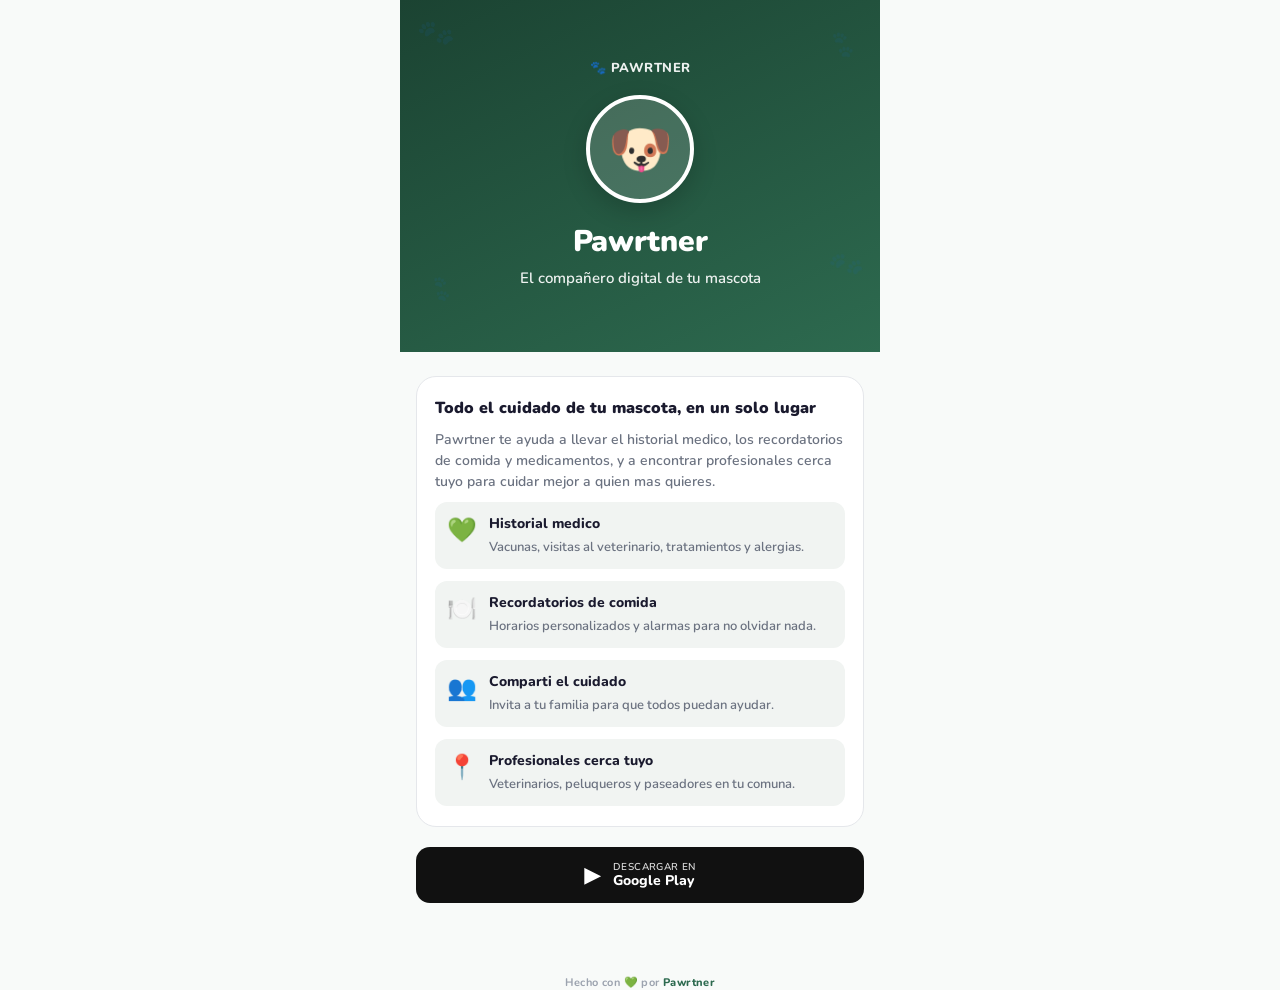
<file: index.html>
<!DOCTYPE html>
<html lang="es">
<head>
  <meta charset="UTF-8" />
  <meta name="viewport" content="width=device-width, initial-scale=1.0" />
  <title>Pawrtner — Una app para cuidar a tus mascotas</title>
  <meta name="description" content="Pawrtner es la app para llevar el cuidado completo de tu mascota: historial medico, recordatorios de comida, vacunas, citas con tu veterinario y mucho mas." />
  <meta property="og:title" content="Pawrtner" />
  <meta property="og:description" content="Una app para cuidar a tus mascotas — historial, recordatorios, profesionales cerca tuyo." />
  <meta property="og:type" content="website" />
  <meta property="og:url" content="https://pawrtner.app/" />
  <link href="https://fonts.googleapis.com/css2?family=Nunito:wght@400;600;700;800;900&display=swap" rel="stylesheet" />
  <style>
    :root {
      --primary: #2D6A4F;
      --primary-light: #52B788;
      --primary-dark: #1B4332;
      --bg: #F8FAF9;
      --surface: #FFFFFF;
      --surface-muted: #F1F4F2;
      --border: #E5E7EB;
      --text-primary: #1A1A2E;
      --text-secondary: #6B7280;
      --text-tertiary: #9CA3AF;
      --radius-md: 12px;
      --radius-lg: 14px;
      --radius-xl: 16px;
      --radius-xxl: 20px;
    }
    @media (prefers-color-scheme: dark) {
      :root {
        --bg: #0E1411;
        --surface: #1A2320;
        --surface-muted: #222D29;
        --border: #2A3531;
        --text-primary: #E8EBE9;
        --text-secondary: #9AA5A0;
        --text-tertiary: #6B7670;
      }
    }
    * { box-sizing: border-box; margin: 0; padding: 0; }
    html, body { background: var(--bg); }
    body {
      font-family: 'Nunito', system-ui, -apple-system, sans-serif;
      color: var(--text-primary);
      min-height: 100vh;
      -webkit-font-smoothing: antialiased;
    }
    .page { width: 100%; max-width: 480px; margin: 0 auto; padding-bottom: 40px; }
    .hero {
      position: relative;
      background: linear-gradient(155deg, var(--primary-dark) 0%, var(--primary) 100%);
      color: white;
      padding: 56px 20px 64px;
      text-align: center;
      overflow: hidden;
    }
    .hero-paws { position: absolute; inset: 0; pointer-events: none; opacity: 0.10; }
    .hero-paws span { position: absolute; font-size: 28px; color: white; }
    .hero-paws span:nth-child(1) { top: 14px; left: 18px; transform: rotate(-18deg); }
    .hero-paws span:nth-child(2) { top: 30px; right: 24px; transform: rotate(22deg); font-size: 22px; }
    .hero-paws span:nth-child(3) { bottom: 50px; left: 28px; font-size: 20px; transform: rotate(34deg); }
    .hero-paws span:nth-child(4) { bottom: 70px; right: 18px; font-size: 26px; transform: rotate(-22deg); }
    .brand {
      display: inline-flex; align-items: center; gap: 6px;
      font-size: 13px; font-weight: 800;
      color: rgba(255,255,255,0.92);
      letter-spacing: 0.5px;
      margin-bottom: 18px;
      position: relative; z-index: 1;
    }
    .hero-icon {
      width: 108px; height: 108px;
      border-radius: 50%;
      background: rgba(255,255,255,0.16);
      border: 4px solid white;
      margin: 0 auto 18px;
      display: flex; align-items: center; justify-content: center;
      font-size: 52px;
      box-shadow: 0 8px 24px rgba(0,0,0,0.18);
      position: relative; z-index: 1;
    }
    .hero-title {
      font-size: 30px; font-weight: 900;
      color: white;
      letter-spacing: -0.3px;
      position: relative; z-index: 1;
      margin-bottom: 6px;
    }
    .hero-sub {
      font-size: 15px; font-weight: 600;
      color: rgba(255,255,255,0.92);
      position: relative; z-index: 1;
    }
    .content {
      padding: 24px 16px 0;
      display: flex; flex-direction: column;
      gap: 14px;
    }
    .sl-card {
      background: var(--surface);
      border: 1px solid var(--border);
      border-radius: var(--radius-xxl);
      padding: 20px 18px;
    }
    .sl-card h3 {
      font-size: 16px; font-weight: 900;
      color: var(--text-primary);
      margin-bottom: 10px;
    }
    .sl-card p { font-size: 14px; font-weight: 600; color: var(--text-secondary); line-height: 1.5; }
    .feature-list { display: flex; flex-direction: column; gap: 12px; margin-top: 10px; }
    .feature {
      display: flex; gap: 12px; align-items: flex-start;
      padding: 12px;
      background: var(--surface-muted);
      border-radius: var(--radius-md);
    }
    .feature-icon { font-size: 24px; flex-shrink: 0; }
    .feature-text strong { font-size: 14px; font-weight: 800; color: var(--text-primary); display: block; margin-bottom: 2px; }
    .feature-text span { font-size: 13px; font-weight: 600; color: var(--text-secondary); }
    .actions { display: flex; flex-direction: column; gap: 10px; margin-top: 20px; padding: 0 16px; }
    .sl-btn-store {
      display: inline-flex; align-items: center; justify-content: center;
      gap: 12px;
      height: 56px; padding: 0 20px;
      background: #111; color: white;
      border: none; border-radius: var(--radius-lg);
      font-family: inherit; font-weight: 700; font-size: 13px;
      cursor: pointer;
      text-decoration: none;
    }
    .sl-btn-store .store-text { display: flex; flex-direction: column; align-items: flex-start; line-height: 1.1; }
    .sl-btn-store .store-text small { font-size: 10px; font-weight: 600; opacity: 0.85; letter-spacing: 0.4px; }
    .sl-btn-store .store-text strong { font-size: 14px; font-weight: 800; }
    .page-footer {
      text-align: center;
      padding: 32px 16px 0;
      font-size: 11px; font-weight: 700;
      color: var(--text-tertiary);
      letter-spacing: 0.4px;
    }
    .page-footer span { color: var(--primary); font-weight: 800; }
    .page-footer a { color: var(--text-tertiary); text-decoration: none; }
    .page-footer a:hover { color: var(--primary); }
  </style>
</head>
<body>
  <main class="page">
    <section class="hero">
      <div class="hero-paws">
        <span>🐾</span><span>🐾</span><span>🐾</span><span>🐾</span>
      </div>
      <div class="brand">🐾 PAWRTNER</div>
      <div class="hero-icon">🐶</div>
      <h1 class="hero-title">Pawrtner</h1>
      <p class="hero-sub">El compañero digital de tu mascota</p>
    </section>

    <section class="content">
      <div class="sl-card">
        <h3>Todo el cuidado de tu mascota, en un solo lugar</h3>
        <p>Pawrtner te ayuda a llevar el historial medico, los recordatorios de comida y medicamentos, y a encontrar profesionales cerca tuyo para cuidar mejor a quien mas quieres.</p>
        <div class="feature-list">
          <div class="feature">
            <div class="feature-icon">💚</div>
            <div class="feature-text">
              <strong>Historial medico</strong>
              <span>Vacunas, visitas al veterinario, tratamientos y alergias.</span>
            </div>
          </div>
          <div class="feature">
            <div class="feature-icon">🍽️</div>
            <div class="feature-text">
              <strong>Recordatorios de comida</strong>
              <span>Horarios personalizados y alarmas para no olvidar nada.</span>
            </div>
          </div>
          <div class="feature">
            <div class="feature-icon">👥</div>
            <div class="feature-text">
              <strong>Comparti el cuidado</strong>
              <span>Invita a tu familia para que todos puedan ayudar.</span>
            </div>
          </div>
          <div class="feature">
            <div class="feature-icon">📍</div>
            <div class="feature-text">
              <strong>Profesionales cerca tuyo</strong>
              <span>Veterinarios, peluqueros y paseadores en tu comuna.</span>
            </div>
          </div>
        </div>
      </div>
    </section>

    <div class="actions">
      <a class="sl-btn-store" href="https://play.google.com/store/apps/details?id=app.pawrtner.mobile">
        <span style="font-size: 22px;">▶</span>
        <div class="store-text">
          <small>DESCARGAR EN</small>
          <strong>Google Play</strong>
        </div>
      </a>
    </div>
  </main>

  <footer class="page-footer">
    Hecho con 💚 por <span>Pawrtner</span>
  </footer>
</body>
</html>
</file>
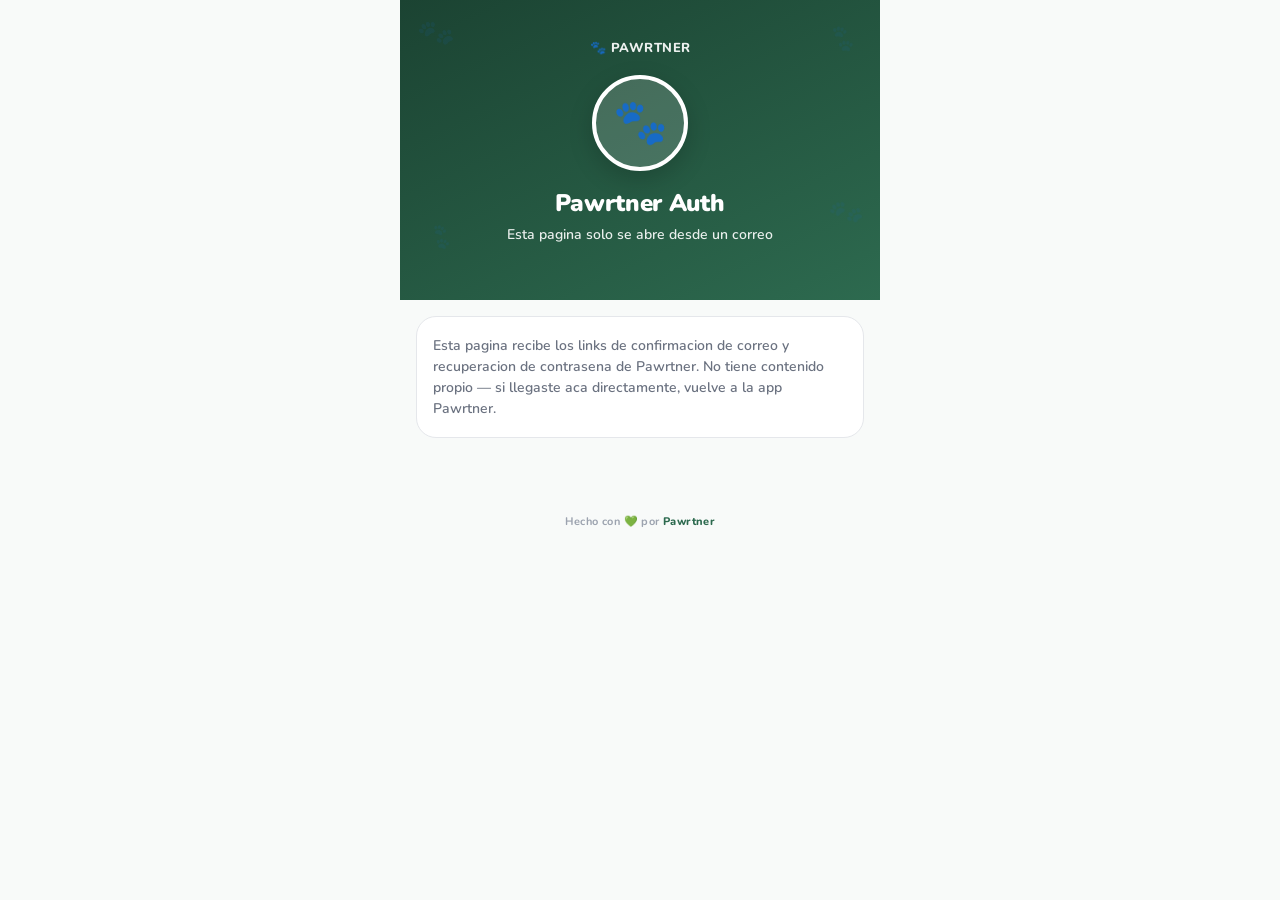
<file: auth/index.html>
<!DOCTYPE html>
<html lang="es">
<head>
  <meta charset="UTF-8" />
  <meta name="viewport" content="width=device-width, initial-scale=1.0" />
  <title>Pawrtner — Confirmación</title>
  <link href="https://fonts.googleapis.com/css2?family=Nunito:wght@400;600;700;800;900&display=swap" rel="stylesheet" />
  <style>  
    /* Soft Living tokens (mismos que web_claim / web_profile / web_invite) */
    :root {
      --primary: #2D6A4F;
      --primary-light: #52B788;
      --primary-dark: #1B4332;
      --bg: #F8FAF9;
      --surface: #FFFFFF;
      --surface-muted: #F1F4F2;
      --border: #E5E7EB;
      --text-primary: #1A1A2E;
      --text-secondary: #6B7280;
      --text-tertiary: #9CA3AF;
      --warning: #D97706;
      --danger: #DC2626;
      --info: #0891B2;

      --radius-md: 12px;
      --radius-lg: 14px;
      --radius-xl: 16px;
      --radius-xxl: 20px;
      --radius-pill: 999px;
    }
    @media (prefers-color-scheme: dark) {
      :root {
        --bg: #0E1411;
        --surface: #1A2320;
        --surface-muted: #222D29;
        --border: #2A3531;
        --text-primary: #E8EBE9;
        --text-secondary: #9AA5A0;
        --text-tertiary: #6B7670;
      }
    }
    * { box-sizing: border-box; margin: 0; padding: 0; }
    html, body { background: var(--bg); }
    body {
      font-family: 'Nunito', system-ui, -apple-system, sans-serif;
      color: var(--text-primary);
      min-height: 100vh;
      -webkit-font-smoothing: antialiased;
    }
    .page { width: 100%; max-width: 480px; margin: 0 auto; padding-bottom: 40px; }

    .hero {
      position: relative;
      background: linear-gradient(155deg, var(--primary-dark) 0%, var(--primary) 100%);
      color: white;
      padding: 36px 20px 56px;
      text-align: center;
      overflow: hidden;
    }
    .hero-paws { position: absolute; inset: 0; pointer-events: none; opacity: 0.10; }
    .hero-paws span { position: absolute; font-size: 28px; color: white; }
    .hero-paws span:nth-child(1) { top: 14px; left: 18px; transform: rotate(-18deg); }
    .hero-paws span:nth-child(2) { top: 24px; right: 24px; transform: rotate(22deg); font-size: 22px; }
    .hero-paws span:nth-child(3) { bottom: 50px; left: 28px; font-size: 20px; transform: rotate(34deg); }
    .hero-paws span:nth-child(4) { bottom: 70px; right: 18px; font-size: 26px; transform: rotate(-22deg); }

    .brand {
      display: inline-flex; align-items: center; gap: 6px;
      font-size: 13px; font-weight: 800;
      color: rgba(255,255,255,0.92);
      letter-spacing: 0.5px;
      margin-bottom: 18px;
      position: relative; z-index: 1;
    }
    .hero-icon {
      width: 96px; height: 96px;
      border-radius: 50%;
      background: rgba(255,255,255,0.16);
      border: 4px solid white;
      margin: 0 auto 16px;
      display: flex; align-items: center; justify-content: center;
      font-size: 44px;
      box-shadow: 0 8px 24px rgba(0,0,0,0.18);
      position: relative; z-index: 1;
    }
    .hero-title {
      font-size: 24px; font-weight: 900;
      color: white;
      letter-spacing: -0.3px;
      position: relative; z-index: 1;
    }
    .hero-sub {
      font-size: 14px; font-weight: 600;
      color: rgba(255,255,255,0.90);
      margin-top: 6px;
      position: relative; z-index: 1;
    }

    .content { padding: 16px; display: flex; flex-direction: column; gap: 14px; }
    .sl-card {
      background: var(--surface);
      border: 1px solid var(--border);
      border-radius: var(--radius-xxl);
      padding: 18px 16px;
    }
    .sl-card p { font-size: 14px; font-weight: 600; color: var(--text-secondary); line-height: 1.5; }

    .actions { display: flex; flex-direction: column; gap: 10px; margin-top: 14px; }
    .sl-btn-primary, .sl-btn-soft, .sl-btn-store {
      display: inline-flex; align-items: center; justify-content: center;
      gap: 8px;
      height: 52px; padding: 0 20px;
      border: none; border-radius: var(--radius-lg);
      font-family: inherit; font-weight: 800; font-size: 15px;
      cursor: pointer;
      text-decoration: none;
      transition: transform 0.12s ease;
    }
    .sl-btn-primary {
      background: var(--primary); color: white;
      box-shadow: 0 6px 16px color-mix(in srgb, var(--primary) 32%, transparent);
    }
    .sl-btn-soft {
      background: color-mix(in srgb, var(--primary) 12%, transparent);
      color: var(--primary);
    }
    .sl-btn-store {
      background: #111; color: white;
      font-size: 13px; font-weight: 700;
      gap: 12px; height: 56px;
    }
    .sl-btn-primary:active, .sl-btn-soft:active, .sl-btn-store:active { transform: translateY(1px); }
    .sl-btn-store .store-text { display: flex; flex-direction: column; align-items: flex-start; line-height: 1.1; }
    .sl-btn-store .store-text small { font-size: 10px; font-weight: 600; opacity: 0.85; letter-spacing: 0.4px; }
    .sl-btn-store .store-text strong { font-size: 14px; font-weight: 800; }

    .sl-tinted {
      border-radius: var(--radius-xxl);
      padding: 14px 16px;
      display: flex; gap: 12px;
      align-items: flex-start;
    }
    .sl-tinted-warning {
      background: color-mix(in srgb, var(--warning) 12%, transparent);
      border: 1px solid color-mix(in srgb, var(--warning) 28%, transparent);
      color: var(--warning);
    }
    .sl-tinted-danger {
      background: color-mix(in srgb, var(--danger) 12%, transparent);
      border: 1px solid color-mix(in srgb, var(--danger) 28%, transparent);
      color: var(--danger);
    }
    .sl-tinted-icon { font-size: 20px; flex-shrink: 0; line-height: 1.2; }
    .sl-tinted-body { flex: 1; }
    .sl-tinted-title { font-size: 13px; font-weight: 800; margin-bottom: 2px; }
    .sl-tinted-text  { font-size: 13px; font-weight: 600; opacity: 0.92; }

    .page-footer {
      text-align: center;
      padding: 20px 16px 0;
      font-size: 11px; font-weight: 700;
      color: var(--text-tertiary);
      letter-spacing: 0.4px;
    }
    .page-footer span { color: var(--primary); font-weight: 800; }

    .state-screen {
      min-height: 60vh;
      display: flex; flex-direction: column;
      align-items: center; justify-content: center;
      padding: 48px 24px; text-align: center;
      gap: 12px;
    }
    .state-emoji { font-size: 56px; }
    .state-screen h2 { font-size: 20px; font-weight: 800; color: var(--text-primary); }
    .state-screen p  { font-size: 14px; font-weight: 600; color: var(--text-secondary); }
  </style>
</head>
<body>
  <main class="page" id="page">
    <section class="hero">
      <div class="hero-paws">
        <span>🐾</span><span>🐾</span><span>🐾</span><span>🐾</span>
      </div>
      <div class="brand">🐾 PAWRTNER</div>
      <div class="hero-icon" id="heroIcon">✉️</div>
      <h1 class="hero-title" id="heroTitle">Confirmando...</h1>
      <p class="hero-sub" id="heroSub">Un momento por favor</p>
    </section>

    <section class="content" id="content">
      <div class="sl-card">
        <p id="bodyText">Procesando tu solicitud...</p>
      </div>
    </section>
  </main>

  <footer class="page-footer">
    Hecho con 💚 por <span>Pawrtner</span>
  </footer>

  <script>
    // Package name del Android app (definido en build.gradle).
    const ANDROID_PACKAGE = 'app.pawrtner.mobile';
    const PLAY_URL = `https://play.google.com/store/apps/details?id=${ANDROID_PACKAGE}`;
    const APP_STORE_URL = 'https://apps.apple.com/cl/app/pawrtner/id000000000';

    function escapeHtml(s) {
      return String(s ?? '').replace(/[&<>"']/g, c => ({
        '&':'&amp;','<':'&lt;','>':'&gt;','"':'&quot;',"'":'&#39;'
      }[c]));
    }

    function getFragmentParams() {
      // Supabase devuelve los tokens en el fragment (#) tras validar el OTP.
      // Formato success:  #access_token=...&refresh_token=...&type=recovery|signup|invite
      // Formato error:    #error=access_denied&error_code=otp_expired&error_description=...
      const hash = window.location.hash.startsWith('#')
        ? window.location.hash.substring(1)
        : window.location.hash;
      const queryParams = new URLSearchParams(window.location.search);
      const fragParams = new URLSearchParams(hash);
      // Si hay error_code en query (caso fallback), tambien lo tomamos.
      return {
        accessToken: fragParams.get('access_token'),
        refreshToken: fragParams.get('refresh_token'),
        type: fragParams.get('type'),
        error: fragParams.get('error') || queryParams.get('error'),
        errorCode: fragParams.get('error_code') || queryParams.get('error_code'),
        errorDesc: fragParams.get('error_description') || queryParams.get('error_description'),
        rawFragment: hash,
      };
    }

    function isMobile() {
      return /Android|iPhone|iPad|iPod/i.test(navigator.userAgent);
    }
    function isAndroid() { return /Android/i.test(navigator.userAgent); }
    function isIOS() { return /iPhone|iPad|iPod/i.test(navigator.userAgent); }

    function attemptDeepLink(fragment) {
      // La app maneja el deep link via App Links en Android (intent-filter en
      // AndroidManifest apunta a yeodeol.github.io/pawrtner-auth). En iOS
      // sera Universal Links cuando se publique a App Store.
      //
      // Si la app esta instalada y los App Links verificados, esta URL la
      // intercepta Android antes de que renderice el HTML. Pero por si llego
      // aca, intentamos disparar el scheme custom como fallback.
      if (!fragment) return;
      const url = `pawrtner://auth-callback#${fragment}`;
      // Use a hidden iframe to avoid leaving the page if scheme not registered.
      const iframe = document.createElement('iframe');
      iframe.style.display = 'none';
      iframe.src = url;
      document.body.appendChild(iframe);
      setTimeout(() => { try { iframe.remove(); } catch (_) {} }, 1200);
    }

    function renderSuccess(type, fragment) {
      const typeLabels = {
        recovery: { title: 'Cambia tu contraseña', sub: 'Vuelve a la app Pawrtner para continuar', body: 'Tu identidad fue confirmada. Abre la app Pawrtner en tu telefono para terminar de cambiar tu contraseña.' },
        signup: { title: 'Cuenta confirmada', sub: 'Tu correo quedó verificado', body: '¡Listo! Tu cuenta esta confirmada. Vuelve a la app Pawrtner y inicia sesion para empezar.' },
        invite: { title: 'Invitacion aceptada', sub: 'Bienvenido a Pawrtner', body: 'Vuelve a la app Pawrtner para terminar de configurar tu cuenta.' },
        magiclink: { title: 'Sesion iniciada', sub: 'Vuelve a la app', body: 'Tu sesion fue iniciada. Abre la app Pawrtner para continuar.' },
        email_change: { title: 'Correo actualizado', sub: 'Cambio confirmado', body: 'Tu nueva direccion de correo quedo confirmada.' },
      };
      const info = typeLabels[type] || { title: 'Confirmacion completada', sub: 'Vuelve a la app', body: 'Tu accion fue confirmada. Abre la app Pawrtner para continuar.' };

      document.getElementById('heroIcon').textContent = '✅';
      document.getElementById('heroTitle').textContent = info.title;
      document.getElementById('heroSub').textContent = info.sub;
      document.getElementById('content').innerHTML = `
        <div class="sl-card">
          <p>${escapeHtml(info.body)}</p>
        </div>
        ${isMobile() ? `
          <div class="actions">
            <a class="sl-btn-primary" href="pawrtner://auth-callback#${escapeHtml(fragment)}">Abrir en Pawrtner</a>
            ${isAndroid() ? `<a class="sl-btn-store" href="${PLAY_URL}"><span class="store-icon">▶</span><div class="store-text"><small>DESCARGAR EN</small><strong>Google Play</strong></div></a>` : ''}
            ${isIOS() ? `<a class="sl-btn-store" href="${APP_STORE_URL}"><span class="store-icon">🍎</span><div class="store-text"><small>DESCARGAR EN</small><strong>App Store</strong></div></a>` : ''}
          </div>
        ` : `
          <div class="sl-tinted sl-tinted-warning">
            <div class="sl-tinted-icon">📱</div>
            <div class="sl-tinted-body">
              <div class="sl-tinted-title">Estas en escritorio</div>
              <div class="sl-tinted-text">Para terminar el flujo, abre este mismo correo en tu telefono donde tengas Pawrtner instalada.</div>
            </div>
          </div>
        `}
      `;

      if (isMobile()) {
        attemptDeepLink(fragment);
      }
    }

    function renderError(errorCode, errorDesc) {
      const errorTitles = {
        otp_expired: { emoji: '⏱️', title: 'Link expirado', sub: 'Solicita uno nuevo', body: 'El link de este correo ya no es valido. Esto puede pasar si tomaste mas de 1 hora en abrirlo, o si tu cliente de correo lo abrio primero por seguridad. Vuelve a la app Pawrtner y solicita un nuevo correo.' },
        access_denied: { emoji: '🚫', title: 'Acceso denegado', sub: 'No se pudo confirmar', body: 'No pudimos validar este link. Solicita uno nuevo desde la app Pawrtner.' },
        invalid_request: { emoji: '⚠️', title: 'Solicitud no valida', sub: 'Intenta de nuevo', body: 'Algo no esta bien con este link. Solicita uno nuevo desde la app.' },
      };
      const info = errorTitles[errorCode] || {
        emoji: '⚠️',
        title: 'No se pudo procesar',
        sub: 'Intenta nuevamente',
        body: errorDesc || 'Algo salio mal con la confirmacion. Vuelve a la app Pawrtner e intenta de nuevo.'
      };

      document.getElementById('heroIcon').textContent = info.emoji;
      document.getElementById('heroTitle').textContent = info.title;
      document.getElementById('heroSub').textContent = info.sub;
      document.getElementById('content').innerHTML = `
        <div class="sl-tinted sl-tinted-danger">
          <div class="sl-tinted-icon">${info.emoji}</div>
          <div class="sl-tinted-body">
            <div class="sl-tinted-title">${escapeHtml(info.title)}</div>
            <div class="sl-tinted-text">${escapeHtml(info.body)}</div>
          </div>
        </div>
        <div class="actions">
          ${isAndroid() ? `<a class="sl-btn-store" href="${PLAY_URL}"><span class="store-icon">▶</span><div class="store-text"><small>DESCARGAR EN</small><strong>Google Play</strong></div></a>` : ''}
          ${isIOS() ? `<a class="sl-btn-store" href="${APP_STORE_URL}"><span class="store-icon">🍎</span><div class="store-text"><small>DESCARGAR EN</small><strong>App Store</strong></div></a>` : ''}
        </div>
      `;
    }

    function renderIdle() {
      // No hay tokens ni errores en la URL — el usuario abrio la raiz.
      document.getElementById('heroIcon').textContent = '🐾';
      document.getElementById('heroTitle').textContent = 'Pawrtner Auth';
      document.getElementById('heroSub').textContent = 'Esta pagina solo se abre desde un correo';
      document.getElementById('content').innerHTML = `
        <div class="sl-card">
          <p>Esta pagina recibe los links de confirmacion de correo y recuperacion de contrasena de Pawrtner. No tiene contenido propio — si llegaste aca directamente, vuelve a la app Pawrtner.</p>
        </div>
        ${isAndroid() ? `<a class="sl-btn-store" href="${PLAY_URL}"><span class="store-icon">▶</span><div class="store-text"><small>DESCARGAR EN</small><strong>Google Play</strong></div></a>` : ''}
      `;
    }

    function init() {
      const params = getFragmentParams();
      if (params.error || params.errorCode) {
        renderError(params.errorCode, params.errorDesc);
        return;
      }
      if (params.accessToken) {
        renderSuccess(params.type, params.rawFragment);
        return;
      }
      renderIdle();
    }

    document.addEventListener('DOMContentLoaded', init);
  </script>
</body>
</html>
</file>
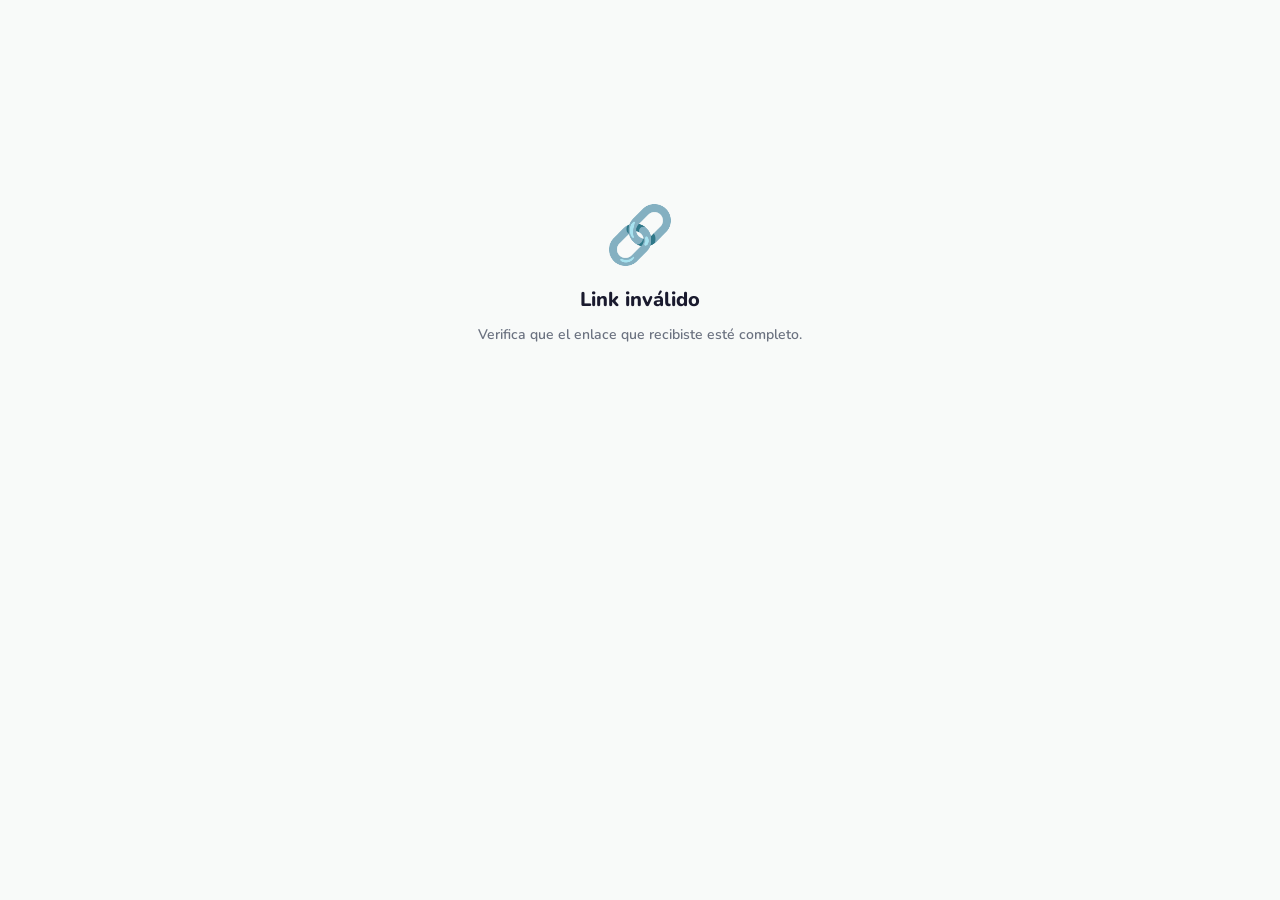
<file: claim/index.html>
<!DOCTYPE html>
<html lang="es">
<head>
  <meta charset="UTF-8" />
  <meta name="viewport" content="width=device-width, initial-scale=1.0" />
  <title>Pawrtner — Vincular mis mascotas</title>
  <link href="https://fonts.googleapis.com/css2?family=Nunito:wght@400;600;700;800;900&display=swap" rel="stylesheet" />
  <style>
    /* ── Soft Living tokens (mismos que web_profile) ─────────────── */
    :root {
      --primary: #2D6A4F;
      --primary-light: #52B788;
      --primary-dark: #1B4332;
      --bg: #F8FAF9;
      --surface: #FFFFFF;
      --surface-muted: #F1F4F2;
      --border: #E5E7EB;
      --text-primary: #1A1A2E;
      --text-secondary: #6B7280;
      --text-tertiary: #9CA3AF;
      --warning: #D97706;
      --danger: #DC2626;
      --info: #0891B2;

      --radius-md: 12px;
      --radius-lg: 14px;
      --radius-xl: 16px;
      --radius-xxl: 20px;
      --radius-pill: 999px;
    }
    @media (prefers-color-scheme: dark) {
      :root {
        --bg: #0E1411;
        --surface: #1A2320;
        --surface-muted: #222D29;
        --border: #2A3531;
        --text-primary: #E8EBE9;
        --text-secondary: #9AA5A0;
        --text-tertiary: #6B7670;
      }
    }
    * { box-sizing: border-box; margin: 0; padding: 0; }
    html, body { background: var(--bg); }
    body {
      font-family: 'Nunito', system-ui, -apple-system, sans-serif;
      color: var(--text-primary);
      min-height: 100vh;
      -webkit-font-smoothing: antialiased;
    }
    .page {
      width: 100%;
      max-width: 480px;
      margin: 0 auto;
      padding-bottom: 40px;
    }

    /* ── Hero ─────────────────────────────────────────────────────── */
    .hero {
      position: relative;
      background: linear-gradient(155deg, var(--primary-dark) 0%, var(--primary) 100%);
      color: white;
      padding: 36px 20px 56px;
      text-align: center;
      overflow: hidden;
    }
    .hero-paws { position: absolute; inset: 0; pointer-events: none; opacity: 0.10; }
    .hero-paws span { position: absolute; font-size: 28px; color: white; }
    .hero-paws span:nth-child(1) { top: 14px; left: 18px; transform: rotate(-18deg); }
    .hero-paws span:nth-child(2) { top: 24px; right: 24px; transform: rotate(22deg); font-size: 22px; }
    .hero-paws span:nth-child(3) { bottom: 50px; left: 28px; font-size: 20px; transform: rotate(34deg); }
    .hero-paws span:nth-child(4) { bottom: 70px; right: 18px; font-size: 26px; transform: rotate(-22deg); }

    .brand {
      display: inline-flex; align-items: center; gap: 6px;
      font-size: 13px; font-weight: 800;
      color: rgba(255,255,255,0.92);
      letter-spacing: 0.5px;
      margin-bottom: 18px;
      position: relative; z-index: 1;
    }
    .hero-icon {
      width: 96px; height: 96px;
      border-radius: 50%;
      background: rgba(255,255,255,0.16);
      border: 4px solid white;
      margin: 0 auto 16px;
      display: flex; align-items: center; justify-content: center;
      font-size: 44px;
      box-shadow: 0 8px 24px rgba(0,0,0,0.18);
      position: relative; z-index: 1;
    }
    .hero-title {
      font-size: 24px; font-weight: 900;
      color: white;
      letter-spacing: -0.3px;
      position: relative; z-index: 1;
    }
    .hero-sub {
      font-size: 14px; font-weight: 600;
      color: rgba(255,255,255,0.90);
      margin-top: 6px;
      position: relative; z-index: 1;
    }
    .header-curve {
      position: absolute;
      bottom: -1px; left: 0; right: 0;
      width: 100%; height: 32px;
      display: block;
    }

    /* ── Cards ────────────────────────────────────────────────────── */
    .content {
      padding: 16px;
      display: flex; flex-direction: column;
      gap: 14px;
    }
    .sl-card {
      background: var(--surface);
      border: 1px solid var(--border);
      border-radius: var(--radius-xxl);
      padding: 18px 16px;
    }
    .sl-card h3 {
      font-size: 12px; font-weight: 800;
      color: var(--text-secondary);
      text-transform: uppercase;
      letter-spacing: 0.8px;
      margin-bottom: 12px;
    }
    .sl-card p { font-size: 14px; font-weight: 600; color: var(--text-secondary); line-height: 1.5; }

    .vet-row {
      display: flex; align-items: center; gap: 12px;
      padding: 10px 12px;
      background: var(--surface-muted);
      border-radius: var(--radius-md);
      margin-bottom: 12px;
    }
    .vet-icon {
      width: 36px; height: 36px;
      border-radius: 50%;
      background: color-mix(in srgb, var(--primary) 14%, transparent);
      display: flex; align-items: center; justify-content: center;
      font-size: 18px;
      flex-shrink: 0;
    }
    .vet-label { font-size: 11px; font-weight: 700; color: var(--text-tertiary); text-transform: uppercase; letter-spacing: 0.4px; }
    .vet-name  { font-size: 14px; font-weight: 800; color: var(--text-primary); }

    .pet-list {
      display: flex; flex-direction: column;
      gap: 8px;
    }
    .pet-row {
      display: flex; align-items: center; gap: 10px;
      padding: 10px 12px;
      background: color-mix(in srgb, var(--primary) 6%, transparent);
      border: 1px solid color-mix(in srgb, var(--primary) 18%, transparent);
      border-radius: var(--radius-md);
    }
    .pet-emoji { font-size: 22px; }
    .pet-name  { font-size: 14px; font-weight: 800; color: var(--text-primary); }

    /* ── Buttons ──────────────────────────────────────────────────── */
    .actions { display: flex; flex-direction: column; gap: 10px; margin-top: 14px; }
    .sl-btn-primary, .sl-btn-soft, .sl-btn-store {
      display: inline-flex; align-items: center; justify-content: center;
      gap: 8px;
      height: 52px; padding: 0 20px;
      border: none; border-radius: var(--radius-lg);
      font-family: inherit; font-weight: 800; font-size: 15px;
      cursor: pointer;
      text-decoration: none;
      transition: transform 0.12s ease, box-shadow 0.12s ease;
    }
    .sl-btn-primary {
      background: var(--primary); color: white;
      box-shadow: 0 6px 16px color-mix(in srgb, var(--primary) 32%, transparent);
    }
    .sl-btn-soft {
      background: color-mix(in srgb, var(--primary) 12%, transparent);
      color: var(--primary);
    }
    .sl-btn-store {
      background: #111; color: white;
      font-size: 13px; font-weight: 700;
      gap: 12px; height: 56px;
    }
    .sl-btn-primary:active, .sl-btn-soft:active, .sl-btn-store:active { transform: translateY(1px); }
    .sl-btn-store .store-icon { font-size: 22px; }
    .sl-btn-store .store-text { display: flex; flex-direction: column; align-items: flex-start; line-height: 1.1; }
    .sl-btn-store .store-text small { font-size: 10px; font-weight: 600; opacity: 0.85; letter-spacing: 0.4px; }
    .sl-btn-store .store-text strong { font-size: 14px; font-weight: 800; }

    /* ── Tinted (banner alerta) ───────────────────────────────────── */
    .sl-tinted {
      border-radius: var(--radius-xxl);
      padding: 14px 16px;
      display: flex; gap: 12px;
      align-items: flex-start;
    }
    .sl-tinted-warning {
      background: color-mix(in srgb, var(--warning) 12%, transparent);
      border: 1px solid color-mix(in srgb, var(--warning) 28%, transparent);
      color: var(--warning);
    }
    .sl-tinted-danger {
      background: color-mix(in srgb, var(--danger) 12%, transparent);
      border: 1px solid color-mix(in srgb, var(--danger) 28%, transparent);
      color: var(--danger);
    }
    .sl-tinted-icon { font-size: 20px; flex-shrink: 0; line-height: 1.2; }
    .sl-tinted-body { flex: 1; }
    .sl-tinted-title { font-size: 13px; font-weight: 800; margin-bottom: 2px; }
    .sl-tinted-text  { font-size: 13px; font-weight: 600; opacity: 0.92; }

    /* ── Footer ───────────────────────────────────────────────────── */
    .page-footer {
      text-align: center;
      padding: 20px 16px 0;
      font-size: 11px; font-weight: 700;
      color: var(--text-tertiary);
      letter-spacing: 0.4px;
    }
    .page-footer span { color: var(--primary); font-weight: 800; }

    /* ── State ────────────────────────────────────────────────────── */
    .state-screen {
      min-height: 60vh;
      display: flex; flex-direction: column;
      align-items: center; justify-content: center;
      padding: 48px 24px; text-align: center;
      gap: 12px;
    }
    .spinner {
      width: 40px; height: 40px;
      border: 3px solid var(--border);
      border-top-color: var(--primary);
      border-radius: 50%;
      animation: spin 0.8s linear infinite;
    }
    @keyframes spin { to { transform: rotate(360deg); } }
    .state-screen h2 { font-size: 20px; font-weight: 800; color: var(--text-primary); }
    .state-screen p  { font-size: 14px; font-weight: 600; color: var(--text-secondary); }
    .state-emoji { font-size: 56px; }
  </style>
</head>
<body>
  <main class="page" id="page">
    <div class="state-screen">
      <div class="spinner"></div>
      <p>Cargando invitación...</p>
    </div>
  </main>

  <script>
    const SUPABASE_URL = 'https://czpfboiqtefmefvmvmsx.supabase.co';
    const ANON_KEY = 'eyJhbGciOiJIUzI1NiIsInR5cCI6IkpXVCJ9.eyJpc3MiOiJzdXBhYmFzZSIsInJlZiI6ImN6cGZib2lxdGVmbWVmdm12bXN4Iiwicm9sZSI6ImFub24iLCJpYXQiOjE3NzU1MDg5MTYsImV4cCI6MjA5MTA4NDkxNn0.kuGlOWVIS4P81ablwFHY2_WEoUij2PX71fHIPHNiESg';

    // Package name del Android app (definido en build.gradle).
    const ANDROID_PACKAGE = 'app.pawrtner.mobile';
    // Play Store + (placeholder) App Store. Reemplazar AppStore al publicar.
    const PLAY_URL = `https://play.google.com/store/apps/details?id=${ANDROID_PACKAGE}`;
    const APP_STORE_URL = 'https://apps.apple.com/cl/app/pawrtner/id000000000';

    function escapeHtml(s) {
      return String(s ?? '').replace(/[&<>"']/g, c => ({
        '&':'&amp;','<':'&lt;','>':'&gt;','"':'&quot;',"'":'&#39;'
      }[c]));
    }

    function getToken() {
      const params = new URLSearchParams(window.location.search);
      return params.get('token') || '';
    }

    function renderError(emoji, title, body) {
      document.getElementById('page').innerHTML = `
        <div class="state-screen">
          <div class="state-emoji">${emoji}</div>
          <h2>${escapeHtml(title)}</h2>
          <p>${escapeHtml(body)}</p>
        </div>`;
    }

    function buildOpenInAppHref() {
      // Android: intent:// con package fallback abre la app si esta,
      // o redirige a Play Store si no esta. iOS no soporta intent://;
      // como AndroidManifest tiene autoVerify=true, el sistema ya
      // intenta abrir la app antes de cargar este HTML. Si llegamos
      // aqui es porque la app no esta instalada, asi que el boton
      // simplemente apunta a la store.
      const ua = navigator.userAgent || '';
      const isAndroid = /android/i.test(ua);
      const isIOS = /iphone|ipad|ipod/i.test(ua);
      if (isAndroid) {
        const fullUrl = window.location.href;
        return `intent://${fullUrl.replace(/^https?:\/\//, '')}#Intent;scheme=https;package=${ANDROID_PACKAGE};S.browser_fallback_url=${encodeURIComponent(PLAY_URL)};end`;
      }
      if (isIOS) return APP_STORE_URL;
      return PLAY_URL;
    }

    async function previewToken(token) {
      try {
        const res = await fetch(`${SUPABASE_URL}/rest/v1/rpc/preview_walkin_owner_by_token`, {
          method: 'POST',
          headers: {
            'Content-Type': 'application/json',
            apikey: ANON_KEY,
            Authorization: `Bearer ${ANON_KEY}`,
          },
          body: JSON.stringify({ p_token: token }),
        });
        if (!res.ok) return null;
        const data = await res.json();
        if (!Array.isArray(data) || data.length === 0) return null;
        return data[0];
      } catch (_) {
        return null;
      }
    }

    async function load() {
      const token = getToken();
      if (!token || token.length < 10) {
        renderError('🔗', 'Link inválido', 'Verifica que el enlace que recibiste esté completo.');
        return;
      }

      const preview = await previewToken(token);
      if (!preview || !preview.found) {
        renderError('🐾', 'Invitación no encontrada', 'Es posible que el enlace haya expirado. Pide al profesional que lo genere de nuevo.');
        return;
      }

      const alreadyClaimed = !!preview.already_claimed;
      const vetName = preview.vet_name || 'Tu profesional';
      const petNames = Array.isArray(preview.pet_names) ? preview.pet_names : [];

      // ── Hero ──────────────────────────────────────────────────────
      const heroHtml = `
        <section class="hero">
          <div class="hero-paws" aria-hidden="true">
            <span>🐾</span><span>🐾</span><span>🐾</span><span>🐾</span>
          </div>
          <div class="brand">🐾 PAWRTNER</div>
          <div class="hero-icon">🤝</div>
          <div class="hero-title">Vincula tus mascotas</div>
          <div class="hero-sub">${escapeHtml(vetName)} las registró por ti</div>
          <svg class="header-curve" viewBox="0 0 100 4" preserveAspectRatio="none" aria-hidden="true">
            <path d="M0 0 C 33 4 67 4 100 0 V 4 H 0 Z" fill="var(--bg)"/>
          </svg>
        </section>
      `;

      // ── Estado ya reclamado ───────────────────────────────────────
      if (alreadyClaimed) {
        document.getElementById('page').innerHTML = `
          ${heroHtml}
          <div class="content">
            <div class="sl-tinted sl-tinted-warning">
              <div class="sl-tinted-icon">✓</div>
              <div class="sl-tinted-body">
                <div class="sl-tinted-title">Ya vinculadas</div>
                <div class="sl-tinted-text">Estas mascotas ya están en una cuenta de Pawrtner. Si crees que es un error, pide al profesional que genere un link nuevo.</div>
              </div>
            </div>
            <div class="sl-card">
              <h3>Abrir Pawrtner</h3>
              <p>Si tenés la app instalada, abrí Pawrtner para ver tus mascotas en tu cuenta.</p>
              <div class="actions">
                <a class="sl-btn-primary" href="${buildOpenInAppHref()}">Abrir Pawrtner</a>
              </div>
            </div>
          </div>
          <footer class="page-footer">
            <span>Pawrtner</span> · pawrtner.com
          </footer>`;
        return;
      }

      // ── Lista de mascotas ─────────────────────────────────────────
      const petsHtml = petNames.length
        ? `<div class="pet-list">${petNames.map(n => `
            <div class="pet-row">
              <span class="pet-emoji">🐾</span>
              <span class="pet-name">${escapeHtml(n)}</span>
            </div>`).join('')}</div>`
        : '<p>El profesional registró información médica que ahora podrás vincular a tu cuenta.</p>';

      const petsCard = `
        <div class="sl-card">
          <h3>${petNames.length === 1 ? 'Mascota a vincular' : 'Mascotas a vincular'}</h3>
          <div class="vet-row">
            <div class="vet-icon">🩺</div>
            <div>
              <div class="vet-label">Registrado por</div>
              <div class="vet-name">${escapeHtml(vetName)}</div>
            </div>
          </div>
          ${petsHtml}
        </div>`;

      // ── Card abrir app ────────────────────────────────────────────
      const openAppCard = `
        <div class="sl-card">
          <h3>1. Abrir Pawrtner</h3>
          <p>Si ya tenés la app instalada, abrila y aceptá la invitación. Si no, descargala primero.</p>
          <div class="actions">
            <a class="sl-btn-primary" href="${buildOpenInAppHref()}">Abrir Pawrtner</a>
          </div>
        </div>`;

      // ── Card stores ───────────────────────────────────────────────
      const storesCard = `
        <div class="sl-card">
          <h3>2. ¿No tenés la app?</h3>
          <p>Descargala gratis. Después abrí este mismo enlace para terminar la vinculación.</p>
          <div class="actions">
            <a class="sl-btn-store" href="${PLAY_URL}" target="_blank" rel="noopener">
              <span class="store-icon">▶</span>
              <span class="store-text">
                <small>DISPONIBLE EN</small>
                <strong>Google Play</strong>
              </span>
            </a>
            <a class="sl-btn-store" href="${APP_STORE_URL}" target="_blank" rel="noopener">
              <span class="store-icon"></span>
              <span class="store-text">
                <small>DISPONIBLE EN</small>
                <strong>App Store</strong>
              </span>
            </a>
          </div>
        </div>`;

      document.getElementById('page').innerHTML = `
        ${heroHtml}
        <div class="content">
          ${petsCard}
          ${openAppCard}
          ${storesCard}
        </div>
        <footer class="page-footer">
          <span>Pawrtner</span> · pawrtner.com
        </footer>`;
    }

    load();
  </script>
</body>
</html>
</file>
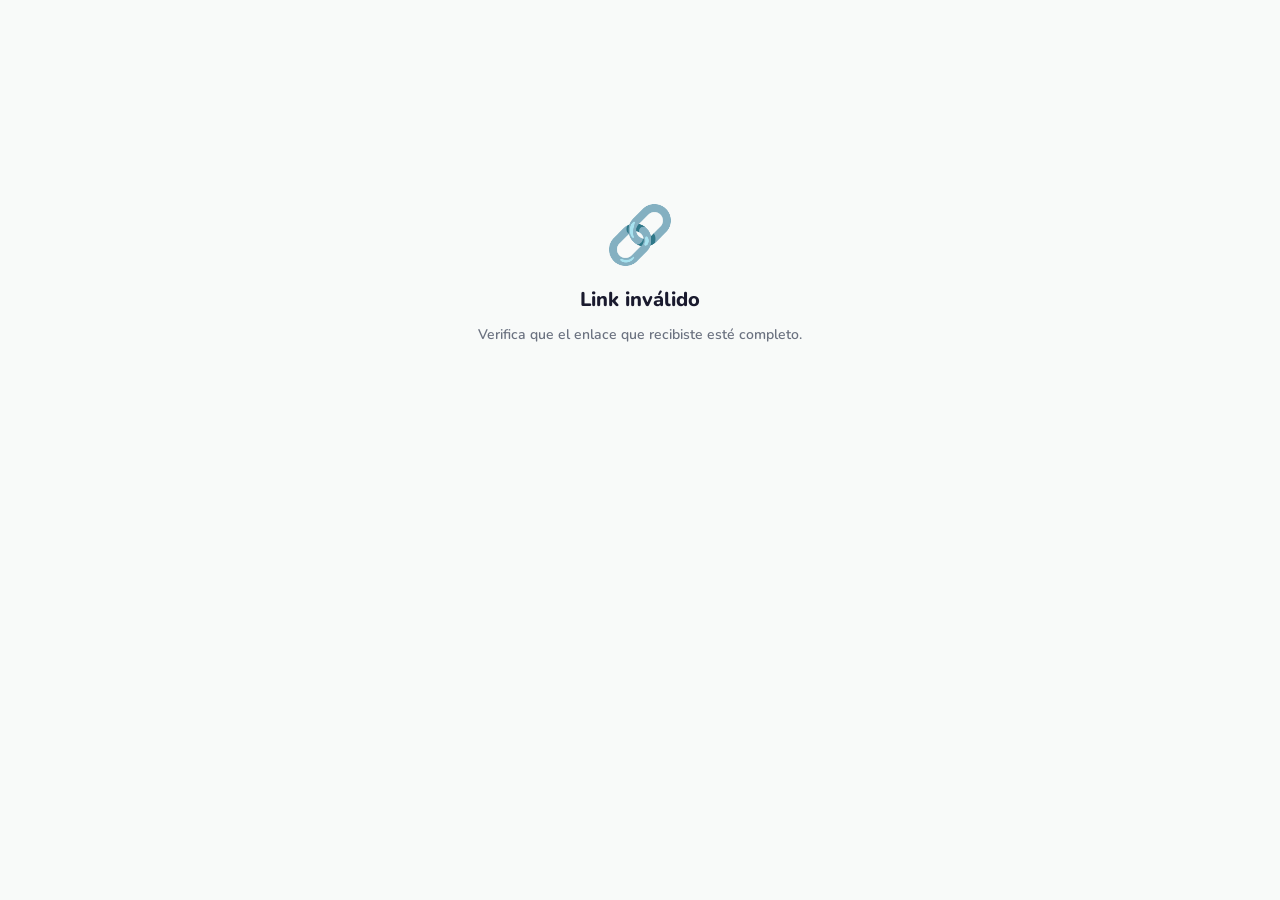
<file: invite/index.html>
<!DOCTYPE html>
<html lang="es">
<head>
  <meta charset="UTF-8" />
  <meta name="viewport" content="width=device-width, initial-scale=1.0" />
  <title>Pawrtner — Invitación de mascota</title>
  <link href="https://fonts.googleapis.com/css2?family=Nunito:wght@400;600;700;800;900&display=swap" rel="stylesheet" />
  <style>
    /* ── Soft Living tokens (mismos que web_profile) ─────────────── */
    :root {
      --primary: #2D6A4F;
      --primary-light: #52B788;
      --primary-dark: #1B4332;
      --bg: #F8FAF9;
      --surface: #FFFFFF;
      --surface-muted: #F1F4F2;
      --border: #E5E7EB;
      --text-primary: #1A1A2E;
      --text-secondary: #6B7280;
      --text-tertiary: #9CA3AF;
      --warning: #D97706;
      --danger: #DC2626;
      --info: #0891B2;

      --radius-md: 12px;
      --radius-lg: 14px;
      --radius-xl: 16px;
      --radius-xxl: 20px;
      --radius-pill: 999px;
    }
    @media (prefers-color-scheme: dark) {
      :root {
        --bg: #0E1411;
        --surface: #1A2320;
        --surface-muted: #222D29;
        --border: #2A3531;
        --text-primary: #E8EBE9;
        --text-secondary: #9AA5A0;
        --text-tertiary: #6B7670;
      }
    }
    * { box-sizing: border-box; margin: 0; padding: 0; }
    html, body { background: var(--bg); }
    body {
      font-family: 'Nunito', system-ui, -apple-system, sans-serif;
      color: var(--text-primary);
      min-height: 100vh;
      -webkit-font-smoothing: antialiased;
    }
    .page {
      width: 100%;
      max-width: 480px;
      margin: 0 auto;
      padding-bottom: 40px;
    }

    /* ── Hero ─────────────────────────────────────────────────────── */
    .hero {
      position: relative;
      background: linear-gradient(155deg, var(--primary-dark) 0%, var(--primary) 100%);
      color: white;
      padding: 36px 20px 56px;
      text-align: center;
      overflow: hidden;
    }
    .hero-paws { position: absolute; inset: 0; pointer-events: none; opacity: 0.10; }
    .hero-paws span { position: absolute; font-size: 28px; color: white; }
    .hero-paws span:nth-child(1) { top: 14px; left: 18px; transform: rotate(-18deg); }
    .hero-paws span:nth-child(2) { top: 24px; right: 24px; transform: rotate(22deg); font-size: 22px; }
    .hero-paws span:nth-child(3) { bottom: 50px; left: 28px; font-size: 20px; transform: rotate(34deg); }
    .hero-paws span:nth-child(4) { bottom: 70px; right: 18px; font-size: 26px; transform: rotate(-22deg); }

    .brand {
      display: inline-flex; align-items: center; gap: 6px;
      font-size: 13px; font-weight: 800;
      color: rgba(255,255,255,0.92);
      letter-spacing: 0.5px;
      margin-bottom: 18px;
      position: relative; z-index: 1;
    }
    .hero-icon {
      width: 96px; height: 96px;
      border-radius: 50%;
      background: rgba(255,255,255,0.16);
      border: 4px solid white;
      margin: 0 auto 16px;
      display: flex; align-items: center; justify-content: center;
      font-size: 44px;
      box-shadow: 0 8px 24px rgba(0,0,0,0.18);
      position: relative; z-index: 1;
    }
    .hero-title {
      font-size: 24px; font-weight: 900;
      color: white;
      letter-spacing: -0.3px;
      position: relative; z-index: 1;
    }
    .hero-sub {
      font-size: 14px; font-weight: 600;
      color: rgba(255,255,255,0.90);
      margin-top: 6px;
      position: relative; z-index: 1;
    }
    .header-curve {
      position: absolute;
      bottom: -1px; left: 0; right: 0;
      width: 100%; height: 32px;
      display: block;
    }

    /* ── Cards ────────────────────────────────────────────────────── */
    .content {
      padding: 16px;
      display: flex; flex-direction: column;
      gap: 14px;
    }
    .sl-card {
      background: var(--surface);
      border: 1px solid var(--border);
      border-radius: var(--radius-xxl);
      padding: 18px 16px;
    }
    .sl-card h3 {
      font-size: 12px; font-weight: 800;
      color: var(--text-secondary);
      text-transform: uppercase;
      letter-spacing: 0.8px;
      margin-bottom: 12px;
    }
    .sl-card p { font-size: 14px; font-weight: 600; color: var(--text-secondary); line-height: 1.5; }

    .info-list {
      display: flex; flex-direction: column;
      gap: 8px;
      margin-top: 10px;
    }
    .info-row {
      display: flex; align-items: center; gap: 10px;
      padding: 10px 12px;
      background: var(--surface-muted);
      border-radius: var(--radius-md);
    }
    .info-emoji { font-size: 18px; }
    .info-text { font-size: 13px; font-weight: 700; color: var(--text-primary); }

    /* ── Buttons ──────────────────────────────────────────────────── */
    .actions { display: flex; flex-direction: column; gap: 10px; margin-top: 14px; }
    .sl-btn-primary, .sl-btn-soft, .sl-btn-store {
      display: inline-flex; align-items: center; justify-content: center;
      gap: 8px;
      height: 52px; padding: 0 20px;
      border: none; border-radius: var(--radius-lg);
      font-family: inherit; font-weight: 800; font-size: 15px;
      cursor: pointer;
      text-decoration: none;
      transition: transform 0.12s ease, box-shadow 0.12s ease;
    }
    .sl-btn-primary {
      background: var(--primary); color: white;
      box-shadow: 0 6px 16px color-mix(in srgb, var(--primary) 32%, transparent);
    }
    .sl-btn-soft {
      background: color-mix(in srgb, var(--primary) 12%, transparent);
      color: var(--primary);
    }
    .sl-btn-store {
      background: #111; color: white;
      font-size: 13px; font-weight: 700;
      gap: 12px; height: 56px;
    }
    .sl-btn-primary:active, .sl-btn-soft:active, .sl-btn-store:active { transform: translateY(1px); }
    .sl-btn-store .store-icon { font-size: 22px; }
    .sl-btn-store .store-text { display: flex; flex-direction: column; align-items: flex-start; line-height: 1.1; }
    .sl-btn-store .store-text small { font-size: 10px; font-weight: 600; opacity: 0.85; letter-spacing: 0.4px; }
    .sl-btn-store .store-text strong { font-size: 14px; font-weight: 800; }

    /* ── Pills ────────────────────────────────────────────────────── */
    .sl-pill {
      display: inline-flex; align-items: center; gap: 4px;
      padding: 4px 10px;
      border-radius: var(--radius-pill);
      font-size: 11px; font-weight: 800;
      letter-spacing: 0.3px;
    }
    .sl-pill-primary { background: color-mix(in srgb, var(--primary) 14%, transparent); color: var(--primary); }
    .sl-pill-info    { background: color-mix(in srgb, var(--info) 14%, transparent); color: var(--info); }

    /* ── Token box ────────────────────────────────────────────────── */
    .token-box {
      background: var(--surface-muted);
      border: 1px dashed var(--border);
      border-radius: var(--radius-md);
      padding: 10px 12px;
      font-family: 'Courier New', monospace;
      font-size: 12px; font-weight: 700;
      color: var(--text-secondary);
      word-break: break-all;
      margin-top: 8px;
    }

    /* ── Footer ───────────────────────────────────────────────────── */
    .page-footer {
      text-align: center;
      padding: 20px 16px 0;
      font-size: 11px; font-weight: 700;
      color: var(--text-tertiary);
      letter-spacing: 0.4px;
    }
    .page-footer span { color: var(--primary); font-weight: 800; }

    /* ── State ────────────────────────────────────────────────────── */
    .state-screen {
      min-height: 60vh;
      display: flex; flex-direction: column;
      align-items: center; justify-content: center;
      padding: 48px 24px; text-align: center;
      gap: 12px;
    }
    .state-emoji { font-size: 56px; }
    .state-screen h2 { font-size: 20px; font-weight: 800; color: var(--text-primary); }
    .state-screen p  { font-size: 14px; font-weight: 600; color: var(--text-secondary); }
  </style>
</head>
<body>
  <main class="page" id="page"></main>

  <script>
    // Package name del Android app (definido en build.gradle).
    const ANDROID_PACKAGE = 'app.pawrtner.mobile';
    const PLAY_URL = `https://play.google.com/store/apps/details?id=${ANDROID_PACKAGE}`;
    const APP_STORE_URL = 'https://apps.apple.com/cl/app/pawrtner/id000000000';

    function escapeHtml(s) {
      return String(s ?? '').replace(/[&<>"']/g, c => ({
        '&':'&amp;','<':'&lt;','>':'&gt;','"':'&quot;',"'":'&#39;'
      }[c]));
    }

    function getToken() {
      const params = new URLSearchParams(window.location.search);
      return params.get('token') || '';
    }

    function buildOpenInAppHref() {
      // Si llegamos a este HTML es porque la app no esta instalada (gracias
      // a autoVerify=true en el AndroidManifest, Android intercepta antes
      // de cargar este HTML cuando la app SI esta). Por eso el boton apunta
      // a la store correspondiente — si esta el intent fallback abre Play
      // y al usuario le queda claro el siguiente paso.
      const ua = navigator.userAgent || '';
      const isAndroid = /android/i.test(ua);
      const isIOS = /iphone|ipad|ipod/i.test(ua);
      if (isAndroid) {
        const fullUrl = window.location.href;
        return `intent://${fullUrl.replace(/^https?:\/\//, '')}#Intent;scheme=https;package=${ANDROID_PACKAGE};S.browser_fallback_url=${encodeURIComponent(PLAY_URL)};end`;
      }
      if (isIOS) return APP_STORE_URL;
      return PLAY_URL;
    }

    function renderError(emoji, title, body) {
      document.getElementById('page').innerHTML = `
        <div class="state-screen">
          <div class="state-emoji">${emoji}</div>
          <h2>${escapeHtml(title)}</h2>
          <p>${escapeHtml(body)}</p>
        </div>`;
    }

    function render() {
      const token = getToken();
      if (!token || token.length < 10) {
        renderError('🔗', 'Link inválido', 'Verifica que el enlace que recibiste esté completo.');
        return;
      }

      const heroHtml = `
        <section class="hero">
          <div class="hero-paws" aria-hidden="true">
            <span>🐾</span><span>🐾</span><span>🐾</span><span>🐾</span>
          </div>
          <div class="brand">🐾 PAWRTNER</div>
          <div class="hero-icon">🐾</div>
          <div class="hero-title">Te invitaron a compartir una mascota</div>
          <div class="hero-sub">Abre Pawrtner para ver y aceptar</div>
          <svg class="header-curve" viewBox="0 0 100 4" preserveAspectRatio="none" aria-hidden="true">
            <path d="M0 0 C 33 4 67 4 100 0 V 4 H 0 Z" fill="var(--bg)"/>
          </svg>
        </section>
      `;

      const aboutCard = `
        <div class="sl-card">
          <h3>¿Qué es esto?</h3>
          <p>Alguien que cuida una mascota en Pawrtner te invitó para que veas o gestiones su ficha:
             historial médico, vacunas, tratamientos, alergias y más. Vas a poder ayudar con su cuidado
             desde tu propia cuenta.</p>
          <div class="info-list">
            <div class="info-row">
              <span class="info-emoji">📋</span>
              <span class="info-text">Historial médico y próximas vacunas</span>
            </div>
            <div class="info-row">
              <span class="info-emoji">💊</span>
              <span class="info-text">Medicamentos y dosis al día</span>
            </div>
            <div class="info-row">
              <span class="info-emoji">⚠️</span>
              <span class="info-text">Alergias y notas importantes</span>
            </div>
          </div>
        </div>`;

      const openCard = `
        <div class="sl-card">
          <h3>1. Abrir Pawrtner</h3>
          <p>Si ya tenés la app instalada, abrila y pegá el código de invitación en
             <strong>Perfil → Tengo un código de invitación</strong>.</p>
          <div class="actions">
            <a class="sl-btn-primary" href="${buildOpenInAppHref()}">Abrir Pawrtner</a>
          </div>
          <div class="token-box">${escapeHtml(token)}</div>
        </div>`;

      const storesCard = `
        <div class="sl-card">
          <h3>2. ¿No tenés la app?</h3>
          <p>Descargala gratis. Después abrí este mismo enlace para aceptar la invitación.</p>
          <div class="actions">
            <a class="sl-btn-store" href="${PLAY_URL}" target="_blank" rel="noopener">
              <span class="store-icon">▶</span>
              <span class="store-text">
                <small>DISPONIBLE EN</small>
                <strong>Google Play</strong>
              </span>
            </a>
            <a class="sl-btn-store" href="${APP_STORE_URL}" target="_blank" rel="noopener">
              <span class="store-icon"></span>
              <span class="store-text">
                <small>DISPONIBLE EN</small>
                <strong>App Store</strong>
              </span>
            </a>
          </div>
        </div>`;

      document.getElementById('page').innerHTML = `
        ${heroHtml}
        <div class="content">
          ${aboutCard}
          ${openCard}
          ${storesCard}
        </div>
        <footer class="page-footer">
          <span>Pawrtner</span> · pawrtner.com
        </footer>`;
    }

    render();
  </script>
</body>
</html>
</file>
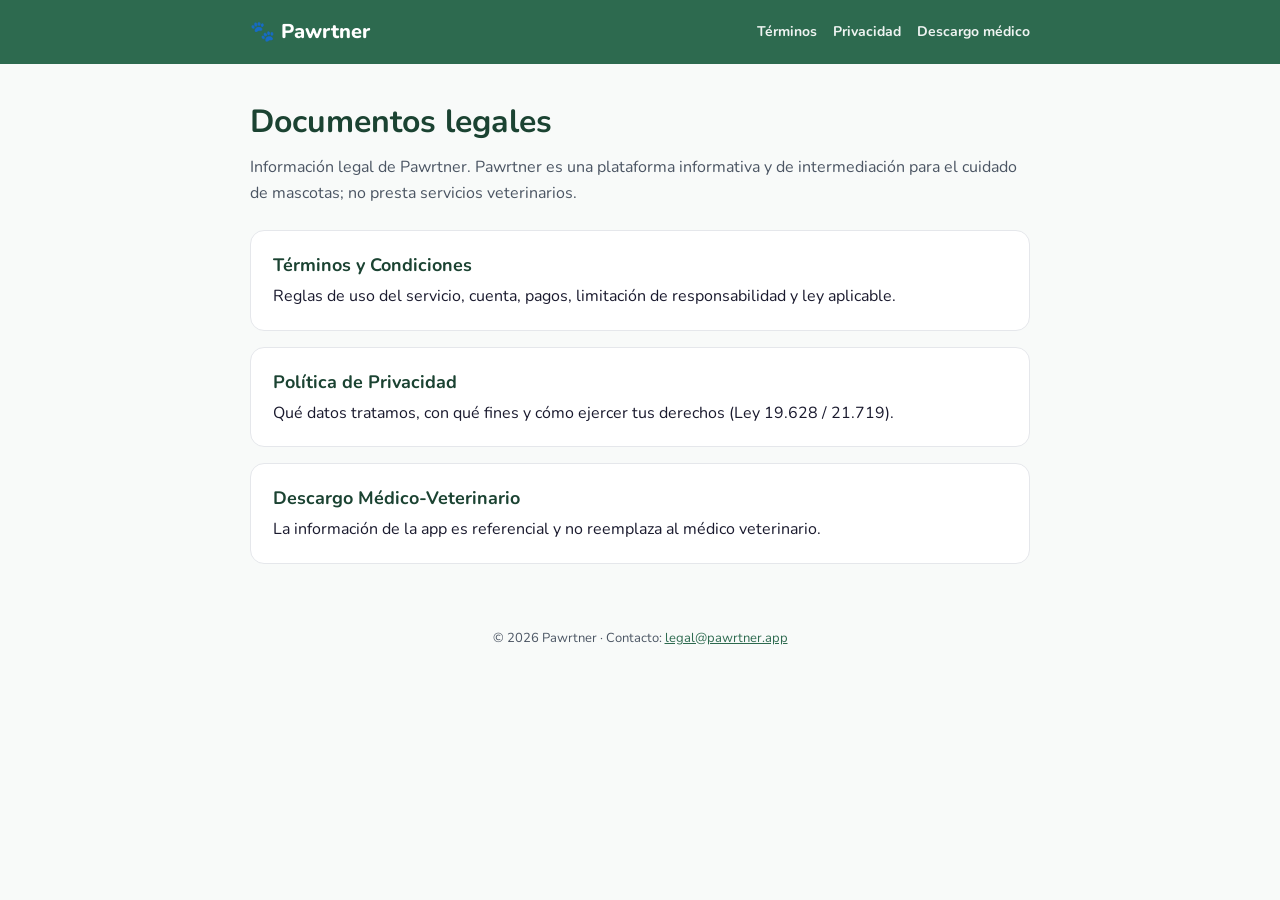
<file: legal/index.html>
<!DOCTYPE html>
<html lang="es">
<head>
  <meta charset="utf-8">
  <meta name="viewport" content="width=device-width, initial-scale=1">
  <title>Documentos legales — Pawrtner</title>
  <meta name="description" content="Términos y Condiciones, Política de Privacidad y Descargo médico de Pawrtner.">
  <link rel="stylesheet" href="legal.css">
</head>
<body>
  <header class="legal-header">
    <div class="legal-header__inner">
      <a class="brand" href="index.html">🐾 Pawrtner</a>
      <nav class="legal-nav">
        <a href="terminos.html">Términos</a>
        <a href="privacidad.html">Privacidad</a>
        <a href="descargo.html">Descargo médico</a>
      </nav>
    </div>
  </header>

  <main>
    <h1 style="color:#1B4332;margin:4px 0 8px;">Documentos legales</h1>
    <p class="legal-lead">
      Información legal de Pawrtner. Pawrtner es una plataforma informativa y de
      intermediación para el cuidado de mascotas; no presta servicios veterinarios.
    </p>

    <div class="legal-cards">
      <a class="legal-card" href="terminos.html">
        <h2>Términos y Condiciones</h2>
        <p>Reglas de uso del servicio, cuenta, pagos, limitación de responsabilidad y ley aplicable.</p>
      </a>
      <a class="legal-card" href="privacidad.html">
        <h2>Política de Privacidad</h2>
        <p>Qué datos tratamos, con qué fines y cómo ejercer tus derechos (Ley 19.628 / 21.719).</p>
      </a>
      <a class="legal-card" href="descargo.html">
        <h2>Descargo Médico-Veterinario</h2>
        <p>La información de la app es referencial y no reemplaza al médico veterinario.</p>
      </a>
    </div>
  </main>

  <footer class="legal-footer">
    © 2026 Pawrtner · Contacto: <a href="mailto:legal@pawrtner.app">legal@pawrtner.app</a>
  </footer>
</body>
</html>
</file>
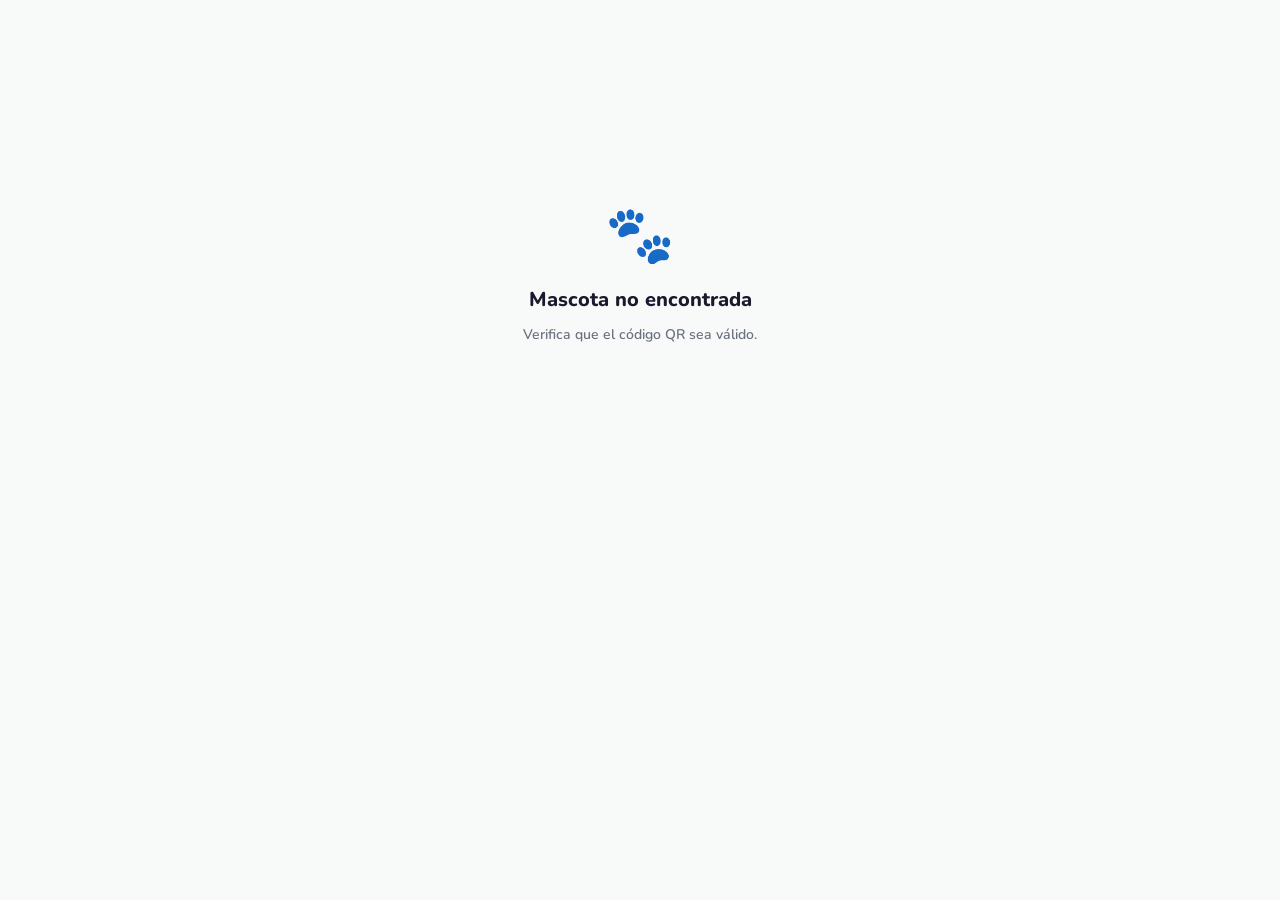
<file: perfil/index.html>
<!DOCTYPE html>
<html lang="es">
<head>
  <meta charset="UTF-8" />
  <meta name="viewport" content="width=device-width, initial-scale=1.0" />
  <title>Pawrtner — Perfil de Mascota</title>
  <link href="https://fonts.googleapis.com/css2?family=Nunito:wght@400;600;700;800;900&display=swap" rel="stylesheet" />
  <style>
    /* ── Soft Living tokens ─────────────────────────────────────────── */
    :root {
      --primary: #2D6A4F;
      --primary-light: #52B788;
      --primary-dark: #1B4332;

      --bg: #F8FAF9;
      --bg-elevated: #FFFFFF;
      --surface: #FFFFFF;
      --surface-muted: #F1F4F2;
      --surface-sunken: #EBEFEC;
      --border: #E5E7EB;
      --border-strong: #CBD5D1;
      --text-primary: #1A1A2E;
      --text-secondary: #6B7280;
      --text-tertiary: #9CA3AF;
      --success: #2D6A4F;
      --warning: #D97706;
      --danger: #DC2626;
      --info: #0891B2;

      --radius-sm: 10px;
      --radius-md: 12px;
      --radius-lg: 14px;
      --radius-xl: 16px;
      --radius-xxl: 20px;
      --radius-card: 24px;
      --radius-pill: 999px;

      --shadow-sm: 0 4px 20px rgba(0,0,0,0.08);
      --shadow-md: 0 8px 30px rgba(0,0,0,0.10);
    }

    @media (prefers-color-scheme: dark) {
      :root {
        --bg: #0E1411;
        --bg-elevated: #161D19;
        --surface: #1A2320;
        --surface-muted: #222D29;
        --surface-sunken: #131814;
        --border: #2A3531;
        --border-strong: #3A4541;
        --text-primary: #E8EBE9;
        --text-secondary: #9AA5A0;
        --text-tertiary: #6B7670;
      }
    }

    * { box-sizing: border-box; margin: 0; padding: 0; }
    html, body { background: var(--bg); }
    body {
      font-family: 'Nunito', system-ui, -apple-system, sans-serif;
      color: var(--text-primary);
      min-height: 100vh;
      -webkit-font-smoothing: antialiased;
    }

    /* ── Layout ─────────────────────────────────────────────────────── */
    .page {
      width: 100%;
      max-width: 480px;
      margin: 0 auto;
      padding-bottom: 32px;
    }
    @media (min-width: 768px) {
      .page { max-width: 580px; }
    }

    /* ── Hero (curved header) ───────────────────────────────────────── */
    .hero {
      position: relative;
      background: linear-gradient(155deg, var(--primary-dark) 0%, var(--primary) 100%);
      color: white;
      padding: 32px 20px 56px;
      text-align: center;
      overflow: hidden;
    }
    .hero-paws {
      position: absolute; inset: 0;
      pointer-events: none;
      opacity: 0.10;
    }
    .hero-paws span {
      position: absolute;
      font-size: 28px;
      color: white;
    }
    .hero-paws span:nth-child(1) { top: 14px; left: 18px; transform: rotate(-18deg); }
    .hero-paws span:nth-child(2) { top: 24px; right: 24px; transform: rotate(22deg); font-size: 22px; }
    .hero-paws span:nth-child(3) { top: 70px; left: 60px; font-size: 18px; transform: rotate(8deg); }
    .hero-paws span:nth-child(4) { top: 100px; right: 40px; font-size: 24px; transform: rotate(-12deg); }
    .hero-paws span:nth-child(5) { bottom: 40px; left: 28px; font-size: 20px; transform: rotate(34deg); }
    .hero-paws span:nth-child(6) { bottom: 60px; right: 18px; font-size: 26px; transform: rotate(-22deg); }

    .hero-top {
      display: flex; align-items: center; justify-content: space-between;
      gap: 12px;
      margin-bottom: 18px;
      position: relative; z-index: 1;
    }
    .brand {
      display: inline-flex; align-items: center; gap: 6px;
      font-size: 13px; font-weight: 800;
      color: rgba(255,255,255,0.92);
      letter-spacing: 0.5px;
    }

    .pet-avatar {
      width: 120px; height: 120px;
      border-radius: 50%;
      background: rgba(255,255,255,0.16);
      border: 4px solid white;
      margin: 0 auto 14px;
      display: flex; align-items: center; justify-content: center;
      font-size: 56px;
      overflow: hidden;
      box-shadow: 0 8px 24px rgba(0,0,0,0.18);
      position: relative; z-index: 1;
    }
    .pet-avatar img { width: 100%; height: 100%; object-fit: cover; }

    .pet-name {
      font-size: 28px; font-weight: 900;
      color: white;
      letter-spacing: -0.3px;
      position: relative; z-index: 1;
    }
    .pet-subtitle {
      font-size: 14px; font-weight: 600;
      color: rgba(255,255,255,0.90);
      margin-top: 4px;
      position: relative; z-index: 1;
    }

    .verified-pill {
      display: inline-flex; align-items: center; gap: 4px;
      padding: 5px 12px;
      background: rgba(255,255,255,0.18);
      color: white;
      border-radius: var(--radius-pill);
      font-size: 11px; font-weight: 800;
      letter-spacing: 0.6px;
      backdrop-filter: blur(8px);
    }
    .verified-pill::after { content: "✓"; font-weight: 900; }

    .header-curve {
      position: absolute;
      bottom: -1px; left: 0; right: 0;
      width: 100%; height: 32px;
      display: block;
    }

    /* ── Content ────────────────────────────────────────────────────── */
    .content {
      padding: 16px;
      display: flex; flex-direction: column;
      gap: 14px;
    }

    /* ── SoftCard ───────────────────────────────────────────────────── */
    .sl-card {
      background: var(--surface);
      border: 1px solid var(--border);
      border-radius: var(--radius-xxl);
      padding: 16px;
    }
    .sl-card h3 {
      font-size: 12px; font-weight: 800;
      color: var(--text-secondary);
      text-transform: uppercase;
      letter-spacing: 0.8px;
      margin-bottom: 12px;
      display: flex; align-items: center; gap: 6px;
    }

    /* ── TintedCard ─────────────────────────────────────────────────── */
    .sl-tinted {
      border-radius: var(--radius-xxl);
      padding: 14px 16px;
      display: flex; gap: 12px;
      align-items: flex-start;
    }
    .sl-tinted-danger {
      background: color-mix(in srgb, var(--danger) 12%, transparent);
      border: 1px solid color-mix(in srgb, var(--danger) 28%, transparent);
      color: var(--danger);
    }
    .sl-tinted-warning {
      background: color-mix(in srgb, var(--warning) 12%, transparent);
      border: 1px solid color-mix(in srgb, var(--warning) 28%, transparent);
      color: var(--warning);
    }
    .sl-tinted-success {
      background: color-mix(in srgb, var(--success) 12%, transparent);
      border: 1px solid color-mix(in srgb, var(--success) 28%, transparent);
      color: var(--success);
    }
    .sl-tinted-primary {
      background: linear-gradient(135deg,
        color-mix(in srgb, var(--primary-light) 18%, transparent),
        color-mix(in srgb, var(--primary) 8%, transparent));
      border: 1px solid color-mix(in srgb, var(--primary) 18%, transparent);
      color: var(--primary-dark);
    }
    .sl-tinted-icon { font-size: 20px; flex-shrink: 0; line-height: 1.2; }
    .sl-tinted-body { flex: 1; }
    .sl-tinted-title { font-size: 13px; font-weight: 800; margin-bottom: 2px; }
    .sl-tinted-text  { font-size: 13px; font-weight: 600; opacity: 0.92; }

    /* ── Pills ──────────────────────────────────────────────────────── */
    .sl-pill {
      display: inline-flex; align-items: center; gap: 4px;
      padding: 4px 10px;
      border-radius: var(--radius-pill);
      font-size: 11px; font-weight: 800;
      letter-spacing: 0.3px;
    }
    .sl-pill-success { background: color-mix(in srgb, var(--success) 14%, transparent); color: var(--success); }
    .sl-pill-warning { background: color-mix(in srgb, var(--warning) 14%, transparent); color: var(--warning); }
    .sl-pill-danger  { background: color-mix(in srgb, var(--danger) 14%, transparent); color: var(--danger); }
    .sl-pill-primary { background: color-mix(in srgb, var(--primary) 14%, transparent); color: var(--primary); }
    .sl-pill-info    { background: color-mix(in srgb, var(--info) 14%, transparent); color: var(--info); }
    .sl-pill-neutral { background: var(--surface-muted); color: var(--text-secondary); }

    /* ── Buttons ────────────────────────────────────────────────────── */
    .sl-btn-primary, .sl-btn-soft {
      display: inline-flex; align-items: center; justify-content: center;
      gap: 6px;
      height: 44px; padding: 0 18px;
      border: none; border-radius: var(--radius-lg);
      font-family: inherit; font-weight: 800; font-size: 14px;
      cursor: pointer;
      text-decoration: none;
      transition: transform 0.12s ease, box-shadow 0.12s ease;
    }
    .sl-btn-primary {
      background: var(--primary); color: white;
      box-shadow: 0 6px 16px color-mix(in srgb, var(--primary) 32%, transparent);
    }
    .sl-btn-soft {
      background: color-mix(in srgb, var(--primary) 12%, transparent);
      color: var(--primary);
    }
    .sl-btn-primary:active, .sl-btn-soft:active { transform: translateY(1px); }
    .actions { display: flex; gap: 8px; flex-wrap: wrap; margin-top: 10px; }
    .actions > * { flex: 1; min-width: 0; }

    /* ── Datos esenciales (lista label | value) ─────────────────────── */
    .data-list {
      display: flex; flex-direction: column;
    }
    .data-row {
      display: flex; align-items: center; justify-content: space-between;
      gap: 12px;
      padding: 12px 0;
      border-bottom: 1px solid var(--border);
    }
    .data-row:last-child { border-bottom: none; }
    .data-row .data-label {
      font-size: 13px; font-weight: 600;
      color: var(--text-secondary);
      text-transform: none;
      letter-spacing: 0;
    }
    .data-row .data-value {
      font-size: 14px; font-weight: 700;
      color: var(--text-primary);
      text-align: right;
      margin: 0;
    }

    .notes-box {
      background: var(--surface-muted);
      border-radius: var(--radius-md);
      padding: 10px 12px;
      font-size: 13px; font-weight: 600;
      color: var(--text-primary);
      margin-top: 10px;
      display: flex; gap: 8px; align-items: flex-start;
    }

    /* ── Contact row ────────────────────────────────────────────────── */
    .contact-row {
      display: flex; align-items: center; gap: 12px;
      padding: 8px 0;
    }
    .contact-row + .contact-row {
      border-top: 1px solid var(--border);
      margin-top: 4px;
    }
    .contact-avatar {
      width: 44px; height: 44px;
      border-radius: 50%;
      background: var(--primary);
      color: white;
      display: flex; align-items: center; justify-content: center;
      font-size: 14px; font-weight: 800;
      letter-spacing: 0.5px;
      flex-shrink: 0;
    }
    .contact-address {
      font-size: 12px; font-weight: 600;
      color: var(--text-secondary);
      margin-top: 2px;
    }
    /* Action bar arriba del card de contactos (Llamar duenio / WhatsApp) */
    .contact-actions-primary {
      display: grid;
      grid-template-columns: 1fr 1fr;
      gap: 10px;
    }
    .contact-actions-primary .sl-btn-primary,
    .contact-actions-primary .sl-btn-soft {
      height: 56px;
      flex-direction: column;
      gap: 4px;
      font-size: 13px;
      padding: 8px;
    }
    .contact-actions-primary .sl-btn-soft {
      background: var(--surface);
      border: 1px solid var(--border);
      color: var(--text-primary);
      box-shadow: var(--shadow-sm);
    }
    .contact-info { flex: 1; min-width: 0; }
    .contact-name {
      font-size: 14px; font-weight: 800;
      color: var(--text-primary);
      display: flex; align-items: center; gap: 6px; flex-wrap: wrap;
    }
    .contact-phone-text {
      font-size: 12px; font-weight: 600;
      color: var(--text-secondary);
      margin-top: 2px;
    }

    /* ── Allergy / Treatment / Medication rows ──────────────────────── */
    .item-list {
      display: flex; flex-direction: column;
      gap: 8px;
    }
    .allergy-row {
      display: flex; align-items: center; gap: 10px;
      padding: 10px 12px;
      border-radius: var(--radius-md);
      background: var(--surface-muted);
    }
    .allergy-row.severe   { background: color-mix(in srgb, var(--danger) 10%, transparent); }
    .allergy-row.moderate { background: color-mix(in srgb, var(--warning) 10%, transparent); }
    .allergy-row.mild     { background: color-mix(in srgb, var(--success) 10%, transparent); }
    .allergy-icon { font-size: 18px; }
    .allergy-info { flex: 1; min-width: 0; }
    .allergy-name { font-size: 14px; font-weight: 800; color: var(--text-primary); }
    .allergy-meta { font-size: 12px; font-weight: 600; color: var(--text-secondary); margin-top: 2px; }

    .treatment-card {
      border: 1px solid var(--border);
      border-radius: var(--radius-md);
      padding: 12px;
      background: var(--surface);
    }
    .treatment-top {
      display: flex; align-items: center; justify-content: space-between;
      gap: 8px; margin-bottom: 6px;
    }
    .treatment-condition { font-size: 14px; font-weight: 800; color: var(--text-primary); }
    .treatment-desc { font-size: 12px; font-weight: 600; color: var(--text-secondary); margin-bottom: 8px; }
    .progress-row { display: flex; align-items: center; gap: 8px; font-size: 12px; font-weight: 700; color: var(--text-secondary); }
    .progress-bar-bg {
      flex: 1; height: 6px;
      background: color-mix(in srgb, var(--primary) 12%, transparent);
      border-radius: var(--radius-pill);
      overflow: hidden;
    }
    .progress-bar-fill { height: 100%; background: var(--primary); border-radius: var(--radius-pill); }
    .treatment-dates { font-size: 11px; font-weight: 600; color: var(--text-tertiary); margin-top: 8px; }

    .med-row {
      display: flex; align-items: center; gap: 10px;
      padding: 10px 0;
      border-bottom: 1px solid var(--border);
    }
    .med-row:last-child { border-bottom: none; }
    .med-icon {
      width: 36px; height: 36px;
      border-radius: 50%;
      background: color-mix(in srgb, var(--primary) 12%, transparent);
      display: flex; align-items: center; justify-content: center;
      font-size: 18px; flex-shrink: 0;
    }
    .med-info { flex: 1; min-width: 0; }
    .med-name-row { display: flex; align-items: center; gap: 6px; flex-wrap: wrap; }
    .med-name { font-size: 14px; font-weight: 800; color: var(--text-primary); }
    .med-detail { font-size: 12px; font-weight: 600; color: var(--text-secondary); margin-top: 2px; }
    .stock-low { font-size: 11px; font-weight: 700; color: var(--warning); margin-top: 4px; }

    /* ── History ────────────────────────────────────────────────────── */
    .history-row {
      display: flex; align-items: center; gap: 10px;
      padding: 8px 0;
      border-bottom: 1px solid var(--border);
    }
    .history-row:last-child { border-bottom: none; }
    .history-emoji {
      width: 32px; height: 32px;
      border-radius: 50%;
      background: var(--surface-muted);
      display: flex; align-items: center; justify-content: center;
      font-size: 15px; flex-shrink: 0;
    }
    .history-body { flex: 1; min-width: 0; }
    .history-title { font-size: 13px; font-weight: 700; color: var(--text-primary); }
    .history-next  { font-size: 11px; font-weight: 600; color: var(--primary); margin-top: 2px; }
    .history-date  { font-size: 12px; font-weight: 600; color: var(--text-secondary); white-space: nowrap; }

    /* ── Footer ─────────────────────────────────────────────────────── */
    .page-footer {
      text-align: center;
      padding: 20px 16px 0;
      font-size: 11px; font-weight: 700;
      color: var(--text-tertiary);
      letter-spacing: 0.4px;
    }
    .page-footer span { color: var(--primary); font-weight: 800; }

    /* ── Loading / Error ────────────────────────────────────────────── */
    .state-screen {
      min-height: 60vh;
      display: flex; flex-direction: column;
      align-items: center; justify-content: center;
      padding: 48px 24px; text-align: center;
      gap: 12px;
    }
    .spinner {
      width: 40px; height: 40px;
      border: 3px solid var(--border);
      border-top-color: var(--primary);
      border-radius: 50%;
      animation: spin 0.8s linear infinite;
    }
    @keyframes spin { to { transform: rotate(360deg); } }
    .state-screen h2 { font-size: 20px; font-weight: 800; color: var(--text-primary); }
    .state-screen p  { font-size: 14px; font-weight: 600; color: var(--text-secondary); }
    .state-emoji { font-size: 56px; }
  </style>
</head>
<body>
  <main class="page" id="page">
    <div class="state-screen">
      <div class="spinner"></div>
      <p>Cargando perfil...</p>
    </div>
  </main>

  <script>
    const SUPABASE_URL = 'https://czpfboiqtefmefvmvmsx.supabase.co';
    const ANON_KEY = 'eyJhbGciOiJIUzI1NiIsInR5cCI6IkpXVCJ9.eyJpc3MiOiJzdXBhYmFzZSIsInJlZiI6ImN6cGZib2lxdGVmbWVmdm12bXN4Iiwicm9sZSI6ImFub24iLCJpYXQiOjE3NzU1MDg5MTYsImV4cCI6MjA5MTA4NDkxNn0.kuGlOWVIS4P81ablwFHY2_WEoUij2PX71fHIPHNiESg';

    const SPECIES_LABEL = { dog:'Perro', cat:'Gato', bird:'Ave', rabbit:'Conejo', fish:'Pez', reptile:'Reptil', other:'Otro' };
    const SPECIES_EMOJI = { dog:'🐕', cat:'🐈', bird:'🐦', rabbit:'🐇', fish:'🐠', reptile:'🦎', other:'🐾' };
    const TYPE_EMOJI    = { vaccine:'💉', vetVisit:'🩺', grooming:'✂️', deworm:'💊', medication:'🩹', surgery:'🔬', exam:'📋', other:'📌' };
    const ALLERGY_TYPE  = { food:'Comida', medication:'Medicamento', environmental:'Ambiental', other:'Otro' };
    const SEV_EMOJI     = { mild:'🟢', moderate:'🟡', severe:'🔴' };
    const SEV_LABEL     = { mild:'Leve', moderate:'Moderada', severe:'Severa' };
    const STATUS_LABEL  = { active:'Activo', completed:'Completado', paused:'Pausado', archived:'Archivado' };

    function getPetId() {
      const params = new URLSearchParams(window.location.search);
      return params.get('id') || window.location.pathname.split('/').filter(Boolean).pop();
    }

    function escapeHtml(s) {
      return String(s ?? '').replace(/[&<>"']/g, c => ({
        '&':'&amp;','<':'&lt;','>':'&gt;','"':'&quot;',"'":'&#39;'
      }[c]));
    }

    function formatDate(d) {
      if (!d) return '';
      const [y, m, day] = d.split('-');
      return `${day}/${m}/${y}`;
    }

    function calcAge(birthDate) {
      if (!birthDate) return '';
      const birth = new Date(birthDate), now = new Date();
      let months = (now.getFullYear() - birth.getFullYear()) * 12 + now.getMonth() - birth.getMonth();
      if (months < 0) months = 0;
      const years = Math.floor(months / 12);
      return years >= 1 ? `${years} ${years === 1 ? 'año' : 'años'}` : `${months} ${months === 1 ? 'mes' : 'meses'}`;
    }

    async function fetchSafe(endpoint) {
      try {
        const res = await fetch(`${SUPABASE_URL}/rest/v1/${endpoint}`, {
          headers: { apikey: ANON_KEY, Authorization: `Bearer ${ANON_KEY}` }
        });
        if (!res.ok) return [];
        return res.json();
      } catch (_) { return []; }
    }

    function renderError(msg) {
      document.getElementById('page').innerHTML = `
        <div class="state-screen">
          <div class="state-emoji">🐾</div>
          <h2>${escapeHtml(msg)}</h2>
          <p>Verifica que el código QR sea válido.</p>
        </div>`;
    }

    function getInitials(name) {
      if (!name) return '?';
      const parts = String(name).trim().split(/\s+/).slice(0, 2);
      return parts.map(p => p.charAt(0).toUpperCase()).join('') || '?';
    }

    function renderContactRow(person, roleLabel, { showActions = false } = {}) {
      const name = escapeHtml(person.display_name || 'Sin nombre');
      const phone = (person.phone_number || '').trim();
      const phoneClean = phone.replace(/\s+/g, '');
      const wa = phoneClean.replace(/[^\d+]/g, '');
      const initials = escapeHtml(getInitials(person.display_name));
      const address = (person.address || '').trim();

      const actions = (showActions && phone) ? `
        <div class="actions">
          <a class="sl-btn-primary" href="tel:${escapeHtml(phoneClean)}">📞 Llamar</a>
          <a class="sl-btn-soft" href="https://wa.me/${escapeHtml(wa)}" target="_blank" rel="noopener">WhatsApp</a>
        </div>` : '';

      return `
        <div class="contact-row">
          <div class="contact-avatar">${initials}</div>
          <div class="contact-info">
            <div class="contact-name">
              ${name}
              <span class="sl-pill sl-pill-primary">${escapeHtml(roleLabel)}</span>
            </div>
            ${phone ? `<div class="contact-phone-text">${escapeHtml(phone)}</div>` : ''}
            ${address ? `<div class="contact-address">${escapeHtml(address)}</div>` : ''}
          </div>
        </div>
        ${actions}
      `;
    }

    function renderPrimaryContactActions(person) {
      const phone = (person?.phone_number || '').trim();
      if (!phone) return '';
      const phoneClean = phone.replace(/\s+/g, '');
      const wa = phoneClean.replace(/[^\d+]/g, '');
      return `
        <div class="contact-actions-primary">
          <a class="sl-btn-primary" href="tel:${escapeHtml(phoneClean)}">
            <span style="font-size:18px;">📞</span>
            <span>Llamar dueño</span>
          </a>
          <a class="sl-btn-soft" href="https://wa.me/${escapeHtml(wa)}" target="_blank" rel="noopener">
            <span style="font-size:18px;">💬</span>
            <span>WhatsApp</span>
          </a>
        </div>`;
    }

    /**
     * Loguea un escaneo del QR cuando la mascota esta en modo "Se busca".
     * Pide geo del navegador (opt-in del usuario). Si la persona niega o
     * el navegador no soporta geo, igual loguea el escaneo sin coords.
     * Best-effort: cualquier error se ignora silencioso.
     */
    function logScanWithGeo(petId) {
      const send = (lat, lng, accuracy) => {
        const body = {
          pet_id: petId,
          user_agent: (navigator.userAgent || '').slice(0, 500),
        };
        if (typeof lat === 'number') body.lat = lat;
        if (typeof lng === 'number') body.lng = lng;
        if (typeof accuracy === 'number') body.accuracy_m = accuracy;

        fetch(`${SUPABASE_URL}/functions/v1/log-pet-scan`, {
          method: 'POST',
          headers: {
            'Content-Type': 'application/json',
            apikey: ANON_KEY,
            Authorization: `Bearer ${ANON_KEY}`,
          },
          body: JSON.stringify(body),
          keepalive: true,
        }).catch(() => {/* ignore */});
      };

      if (!('geolocation' in navigator)) {
        send();
        return;
      }
      navigator.geolocation.getCurrentPosition(
        (pos) => send(pos.coords.latitude, pos.coords.longitude, pos.coords.accuracy),
        () => send(),
        { enableHighAccuracy: true, timeout: 8000, maximumAge: 60000 }
      );
    }

    async function load() {
      const petId = getPetId();
      if (!petId || petId.length < 10) { renderError('ID de mascota no válido'); return; }

      const [pets, records, treatments, medications, allergies] = await Promise.all([
        fetchSafe(`pets?id=eq.${petId}&select=*`),
        fetchSafe(`medical_records?pet_id=eq.${petId}&select=*&order=date.desc&limit=5`),
        fetchSafe(`treatments?pet_id=eq.${petId}&select=*&status=eq.active&order=created_at.desc`),
        fetchSafe(`medications?pet_id=eq.${petId}&select=*&order=created_at.desc`),
        fetchSafe(`allergies?pet_id=eq.${petId}&select=*&order=severity.desc`)
      ]);

      if (!pets.length) { renderError('Mascota no encontrada'); return; }

      const p = pets[0];

      // Owner + co-owners
      const [ownerProfiles, coOwnerShares] = await Promise.all([
        fetchSafe(`profiles?id=eq.${p.user_id}&select=id,display_name,phone_number`),
        fetchSafe(`pet_shares?pet_id=eq.${petId}&role=eq.co_owner&status=eq.accepted&select=shared_with_user_id`)
      ]);
      const owner = ownerProfiles[0] || null;

      const coOwnerIds = (coOwnerShares || []).map(s => s.shared_with_user_id).filter(Boolean);
      let coOwners = [];
      if (coOwnerIds.length) {
        const idsList = coOwnerIds.map(id => `"${id}"`).join(',');
        coOwners = await fetchSafe(`profiles?id=in.(${idsList})&select=id,display_name,phone_number`);
      }

      const todayStr = new Date().toISOString().split('T')[0];
      const activeMeds = medications.filter(m => !m.end_date || m.end_date >= todayStr);
      activeMeds.sort((a, b) => (b.is_chronic ? 1 : 0) - (a.is_chronic ? 1 : 0));

      const sevOrder = { severe: 0, moderate: 1, mild: 2 };
      allergies.sort((a, b) => (sevOrder[a.severity] ?? 3) - (sevOrder[b.severity] ?? 3));
      const severeAllergies = allergies.filter(a => a.severity === 'severe');

      const emoji   = SPECIES_EMOJI[p.species] || '🐾';
      const speciesLabel = SPECIES_LABEL[p.species] || p.species;
      // Subtitulo: raza · edad · sexo (cuando aplique)
      const subtitleParts = [];
      if (p.breed) subtitleParts.push(escapeHtml(p.breed));
      else subtitleParts.push(escapeHtml(speciesLabel));
      if (p.birth_date) subtitleParts.push(calcAge(p.birth_date));
      if (p.sex) subtitleParts.push(p.sex === 'male' ? 'Macho' : 'Hembra');
      const subtitle = subtitleParts.join(' · ');

      const avatarHtml = p.photo_url
        ? `<img src="${escapeHtml(p.photo_url)}" alt="${escapeHtml(p.name)}" />`
        : emoji;

      // ── Hero ────────────────────────────────────────────────────────
      const heroHtml = `
        <section class="hero">
          <div class="hero-paws" aria-hidden="true">
            <span>🐾</span><span>🐾</span><span>🐾</span>
            <span>🐾</span><span>🐾</span><span>🐾</span>
          </div>
          <div class="hero-top">
            <div class="brand">🐾 PAWRTNER · ID</div>
            <div class="verified-pill">VERIFICADA</div>
          </div>
          <div class="pet-avatar">${avatarHtml}</div>
          <div class="pet-name">${escapeHtml(p.name)} 🐾</div>
          <div class="pet-subtitle">${subtitle}</div>
          <svg class="header-curve" viewBox="0 0 100 4" preserveAspectRatio="none" aria-hidden="true">
            <path d="M0 0 C 33 4 67 4 100 0 V 4 H 0 Z" fill="var(--bg)"/>
          </svg>
        </section>
      `;

      // ── Severe allergy banner ──────────────────────────────────────
      const severeBanner = severeAllergies.length ? `
        <div class="sl-tinted sl-tinted-danger">
          <div class="sl-tinted-icon">⚠️</div>
          <div class="sl-tinted-body">
            <div class="sl-tinted-title">ALERGIA SEVERA</div>
            <div class="sl-tinted-text">${severeAllergies.map(a => escapeHtml(a.allergen)).join(' · ')} · evitar contacto</div>
          </div>
        </div>` : '';

      // ── Banner "Se busca" + log del escaneo ───────────────────────
      const lostBanner = p.is_lost ? `
        <div class="sl-tinted sl-tinted-danger" style="background:#FEE2E2;border:2px solid #DC2626;">
          <div class="sl-tinted-icon">🔍</div>
          <div class="sl-tinted-body">
            <div class="sl-tinted-title" style="color:#991B1B;">SE BUSCA — MASCOTA PERDIDA</div>
            <div class="sl-tinted-text" style="color:#7F1D1D;">El dueño está buscando a ${escapeHtml(p.name)}. Si la encontraste, contactalo abajo. Tu ubicación ayuda a recuperarla.</div>
          </div>
        </div>` : '';

      if (p.is_lost) {
        // Disparar log con geo (best-effort, no bloquea el render).
        logScanWithGeo(p.id);
      }

      // ── Primary contact actions (Llamar dueño / WhatsApp) ─────────
      const primaryActionsHtml = owner ? renderPrimaryContactActions(owner) : '';

      // ── Datos esenciales (lista vertical label | value) ───────────
      const dataRows = [];
      if (p.microchip) {
        dataRows.push(`
          <div class="data-row">
            <span class="data-label">Microchip</span>
            <span class="data-value">${escapeHtml(p.microchip)}</span>
          </div>`);
      }
      if (p.weight_kg) {
        dataRows.push(`
          <div class="data-row">
            <span class="data-label">Peso</span>
            <span class="data-value">${escapeHtml(p.weight_kg)} kg</span>
          </div>`);
      }
      if (p.color) {
        dataRows.push(`
          <div class="data-row">
            <span class="data-label">Color</span>
            <span class="data-value">${escapeHtml(p.color)}</span>
          </div>`);
      }
      if (typeof p.is_neutered === 'boolean') {
        dataRows.push(`
          <div class="data-row">
            <span class="data-label">${p.sex === 'male' ? 'Castrado' : 'Esterilizada'}</span>
            <span class="data-value">${p.is_neutered ? 'Sí' : 'No'}</span>
          </div>`);
      }

      const datosHtml = dataRows.length ? `
        <div class="sl-card">
          <h3>Datos esenciales</h3>
          <div class="data-list">${dataRows.join('')}</div>
          ${p.notes ? `<div class="notes-box"><span>📝</span><span>${escapeHtml(p.notes)}</span></div>` : ''}
        </div>` : '';

      // ── Contactos ──────────────────────────────────────────────────
      // Las acciones primarias (Llamar/WhatsApp) ya estan arriba (debajo del
      // banner de alergia), asi que aqui solo mostramos info, sin botones.
      const hasOwner = owner && (owner.display_name || owner.phone_number);
      const hasCoOwners = coOwners && coOwners.length > 0;
      let ownerCardHtml = '';
      let coOwnersHtml = '';
      if (hasOwner) {
        const sexRoleLabel = (owner.display_name || '').toLowerCase().endsWith('a') ? 'Mi dueña' : 'Mi dueño';
        ownerCardHtml = `
          <div class="sl-card">
            <h3>${escapeHtml(sexRoleLabel)}</h3>
            ${renderContactRow(owner, 'Dueño')}
          </div>`;
      }
      if (hasCoOwners) {
        const rows = coOwners.map(co => renderContactRow(co, 'Co-dueño', { showActions: true }));
        coOwnersHtml = `
          <div class="sl-card">
            <h3>Otros contactos</h3>
            ${rows.join('')}
          </div>`;
      }

      // ── Alergias ───────────────────────────────────────────────────
      const allergiesHtml = allergies.length ? `
        <div class="sl-card">
          <h3>⚠️ Alergias</h3>
          <div class="item-list">
            ${allergies.map(a => {
              const sev = a.severity || 'mild';
              const type = ALLERGY_TYPE[a.allergy_type] || a.allergy_type;
              const pillClass = sev === 'severe' ? 'sl-pill-danger' : sev === 'moderate' ? 'sl-pill-warning' : 'sl-pill-success';
              return `
                <div class="allergy-row ${escapeHtml(sev)}">
                  <span class="allergy-icon">${SEV_EMOJI[sev] || '🟢'}</span>
                  <div class="allergy-info">
                    <div class="allergy-name">${escapeHtml(a.allergen)}</div>
                    <div class="allergy-meta">${escapeHtml(type)}${a.symptoms ? ' · ' + escapeHtml(a.symptoms) : ''}</div>
                  </div>
                  <span class="sl-pill ${pillClass}">${SEV_LABEL[sev] || sev}</span>
                </div>`;
            }).join('')}
          </div>
        </div>` : '';

      // ── Tratamientos ───────────────────────────────────────────────
      const treatmentsHtml = treatments.length ? `
        <div class="sl-card">
          <h3>🏥 Tratamientos activos</h3>
          <div class="item-list">
            ${treatments.map(t => {
              const pct = t.session_count > 0 ? Math.round((t.completed_sessions / t.session_count) * 100) : 0;
              const dates = t.start_date
                ? `📅 Inicio: ${formatDate(t.start_date)}${t.expected_end_date ? ' · Fin est.: ' + formatDate(t.expected_end_date) : ''}`
                : '';
              return `
                <div class="treatment-card">
                  <div class="treatment-top">
                    <div class="treatment-condition">${escapeHtml(t.condition)}</div>
                    <span class="sl-pill sl-pill-primary">${STATUS_LABEL[t.status] || escapeHtml(t.status)}</span>
                  </div>
                  ${t.description ? `<div class="treatment-desc">${escapeHtml(t.description)}</div>` : ''}
                  <div class="progress-row">
                    <div class="progress-bar-bg">
                      <div class="progress-bar-fill" style="width:${pct}%"></div>
                    </div>
                    <span>${t.completed_sessions}/${t.session_count}</span>
                  </div>
                  ${dates ? `<div class="treatment-dates">${dates}</div>` : ''}
                </div>`;
            }).join('')}
          </div>
        </div>` : '';

      // ── Medicamentos ───────────────────────────────────────────────
      const medsHtml = activeMeds.length ? `
        <div class="sl-card">
          <h3>💊 Medicamentos activos</h3>
          ${activeMeds.map(m => {
            const chronicBadge = m.is_chronic
              ? '<span class="sl-pill sl-pill-success">🔁 Crónico</span>'
              : '';
            const rem = m.remaining_doses;
            const stockLine = (rem !== null && rem !== undefined && rem <= 3)
              ? `<div class="stock-low">⚠️ Quedan ${escapeHtml(rem)} dosis</div>`
              : '';
            return `
              <div class="med-row">
                <div class="med-icon">💊</div>
                <div class="med-info">
                  <div class="med-name-row">
                    <span class="med-name">${escapeHtml(m.name)}</span>
                    ${chronicBadge}
                  </div>
                  <div class="med-detail">${escapeHtml(m.dosage)} · ${escapeHtml(m.frequency)}${m.prescribed_by ? ' · Dr. ' + escapeHtml(m.prescribed_by) : ''}</div>
                  ${stockLine}
                </div>
              </div>`;
          }).join('')}
        </div>` : '';

      // ── Historial ──────────────────────────────────────────────────
      const historyHtml = records.length ? `
        <div class="sl-card">
          <h3>📋 Historial reciente</h3>
          ${records.map(r => `
            <div class="history-row">
              <div class="history-emoji">${TYPE_EMOJI[r.type] || '📌'}</div>
              <div class="history-body">
                <div class="history-title">${escapeHtml(r.title)}</div>
                ${r.next_due_date ? `<div class="history-next">📅 Próximo: ${formatDate(r.next_due_date)}</div>` : ''}
              </div>
              <div class="history-date">${formatDate(r.date)}</div>
            </div>`).join('')}
        </div>` : '';

      // ── Render ─────────────────────────────────────────────────────
      document.getElementById('page').innerHTML = `
        ${heroHtml}
        <div class="content">
          ${lostBanner}
          ${severeBanner}
          ${primaryActionsHtml}
          ${ownerCardHtml}
          ${datosHtml}
          ${coOwnersHtml}
          ${allergiesHtml}
          ${treatmentsHtml}
          ${medsHtml}
          ${historyHtml}
        </div>
        <footer class="page-footer">
          <span>Pawrtner</span> · pawrtner.com
        </footer>
      `;
    }

    load();
  </script>
</body>
</html>
</file>
<file: legal/legal.css>
/* Pawrtner — estilos compartidos de las páginas legales.
   Marca: verde #2D6A4F. Tipografía Nunito (con fallback a system). */
@import url('https://fonts.googleapis.com/css2?family=Nunito:wght@400;600;700;800;900&display=swap');

:root {
  --green: #2D6A4F;
  --green-dark: #1B4332;
  --bg: #F8FAF9;
  --surface: #FFFFFF;
  --text: #1A1A2E;
  --text-soft: #4B5563;
  --border: #E5E7EB;
  --warn-bg: #FFF7ED;
  --warn-border: #FED7AA;
  --max: 820px;
}

* { box-sizing: border-box; }

html { -webkit-text-size-adjust: 100%; }

body {
  margin: 0;
  background: var(--bg);
  color: var(--text);
  font-family: "Nunito", -apple-system, BlinkMacSystemFont, "Segoe UI", Roboto,
    Helvetica, Arial, sans-serif;
  line-height: 1.6;
  font-size: 16px;
}

/* Header */
.legal-header {
  background: var(--green);
  color: #fff;
}
.legal-header__inner {
  max-width: var(--max);
  margin: 0 auto;
  padding: 16px 20px;
  display: flex;
  align-items: center;
  flex-wrap: wrap;
  gap: 8px 20px;
}
.brand {
  font-weight: 800;
  font-size: 20px;
  color: #fff;
  text-decoration: none;
  display: inline-flex;
  align-items: center;
  gap: 8px;
}
.legal-nav {
  margin-left: auto;
  display: flex;
  gap: 16px;
  flex-wrap: wrap;
}
.legal-nav a {
  color: rgba(255, 255, 255, 0.92);
  text-decoration: none;
  font-size: 14px;
  font-weight: 700;
}
.legal-nav a:hover,
.legal-nav a[aria-current="page"] {
  color: #fff;
  text-decoration: underline;
}

/* Contenido */
main {
  max-width: var(--max);
  margin: 0 auto;
  padding: 28px 20px 64px;
}
.legal-content {
  background: var(--surface);
  border: 1px solid var(--border);
  border-radius: 16px;
  padding: 32px clamp(20px, 5vw, 48px);
  box-shadow: 0 1px 3px rgba(16, 24, 40, 0.04);
}

.legal-content h1 {
  font-size: clamp(24px, 5vw, 32px);
  line-height: 1.2;
  color: var(--green-dark);
  margin: 0 0 8px;
}
.legal-content h2 {
  font-size: 20px;
  color: var(--green-dark);
  margin: 32px 0 8px;
  padding-top: 8px;
  border-top: 1px solid var(--border);
}
.legal-content h2:first-of-type { border-top: none; padding-top: 0; }
.legal-content h3 {
  font-size: 16px;
  color: var(--text);
  margin: 20px 0 4px;
}
.legal-content p { margin: 10px 0; color: var(--text-soft); }
.legal-content strong { color: var(--text); }
.legal-content a { color: var(--green); }

.legal-content ul { margin: 10px 0; padding-left: 22px; color: var(--text-soft); }
.legal-content li { margin: 6px 0; }

.legal-content hr {
  border: none;
  border-top: 1px solid var(--border);
  margin: 24px 0;
}

.legal-content blockquote {
  margin: 16px 0;
  padding: 12px 16px;
  background: var(--warn-bg);
  border: 1px solid var(--warn-border);
  border-radius: 10px;
  color: #7c2d12;
}
.legal-content blockquote p { color: inherit; margin: 4px 0; }

.legal-content code {
  background: #f1f5f4;
  border-radius: 5px;
  padding: 1px 5px;
  font-size: 0.9em;
  font-family: ui-monospace, SFMono-Regular, Menlo, Consolas, monospace;
}

/* Tablas */
.legal-content table {
  width: 100%;
  border-collapse: collapse;
  margin: 16px 0;
  font-size: 14px;
}
.legal-content th,
.legal-content td {
  border: 1px solid var(--border);
  padding: 8px 10px;
  text-align: left;
  vertical-align: top;
}
.legal-content th { background: #f1f5f4; color: var(--text); font-weight: 800; }
.legal-content td { color: var(--text-soft); }

/* Fallback si marked.js no carga: texto plano legible */
.md-fallback {
  white-space: pre-wrap;
  word-wrap: break-word;
  font-family: inherit;
  color: var(--text-soft);
  font-size: 15px;
}

/* Footer */
.legal-footer {
  max-width: var(--max);
  margin: 0 auto;
  padding: 0 20px 48px;
  color: var(--text-soft);
  font-size: 13px;
  text-align: center;
}
.legal-footer a { color: var(--green); }

/* Índice */
.legal-cards { display: grid; gap: 16px; }
.legal-card {
  display: block;
  background: var(--surface);
  border: 1px solid var(--border);
  border-radius: 14px;
  padding: 20px 22px;
  text-decoration: none;
  color: inherit;
  transition: border-color .15s, box-shadow .15s;
}
.legal-card:hover {
  border-color: var(--green);
  box-shadow: 0 4px 14px rgba(45, 106, 79, 0.10);
}
.legal-card h2 { margin: 0 0 4px; font-size: 18px; color: var(--green-dark); border: none; padding: 0; }
.legal-card p { margin: 0; }
.legal-lead { color: var(--text-soft); margin: 0 0 24px; }
</file>
